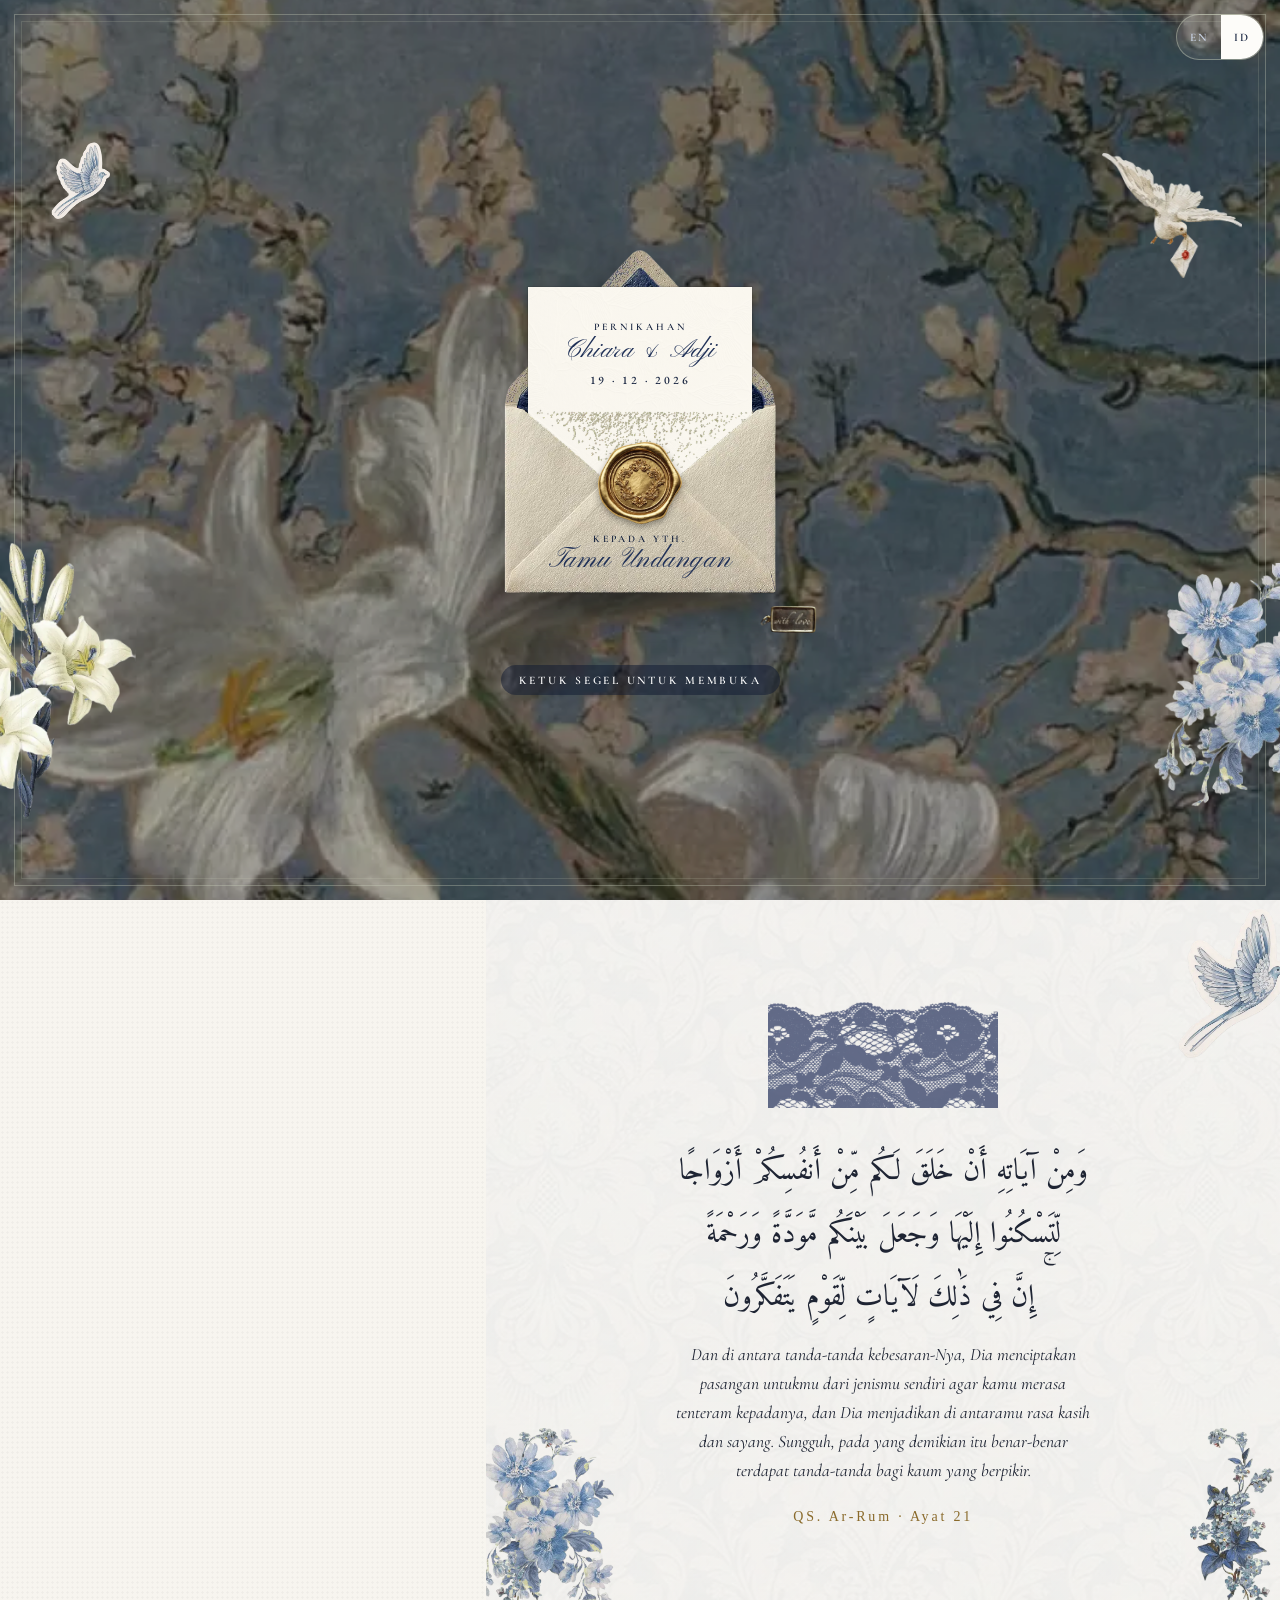
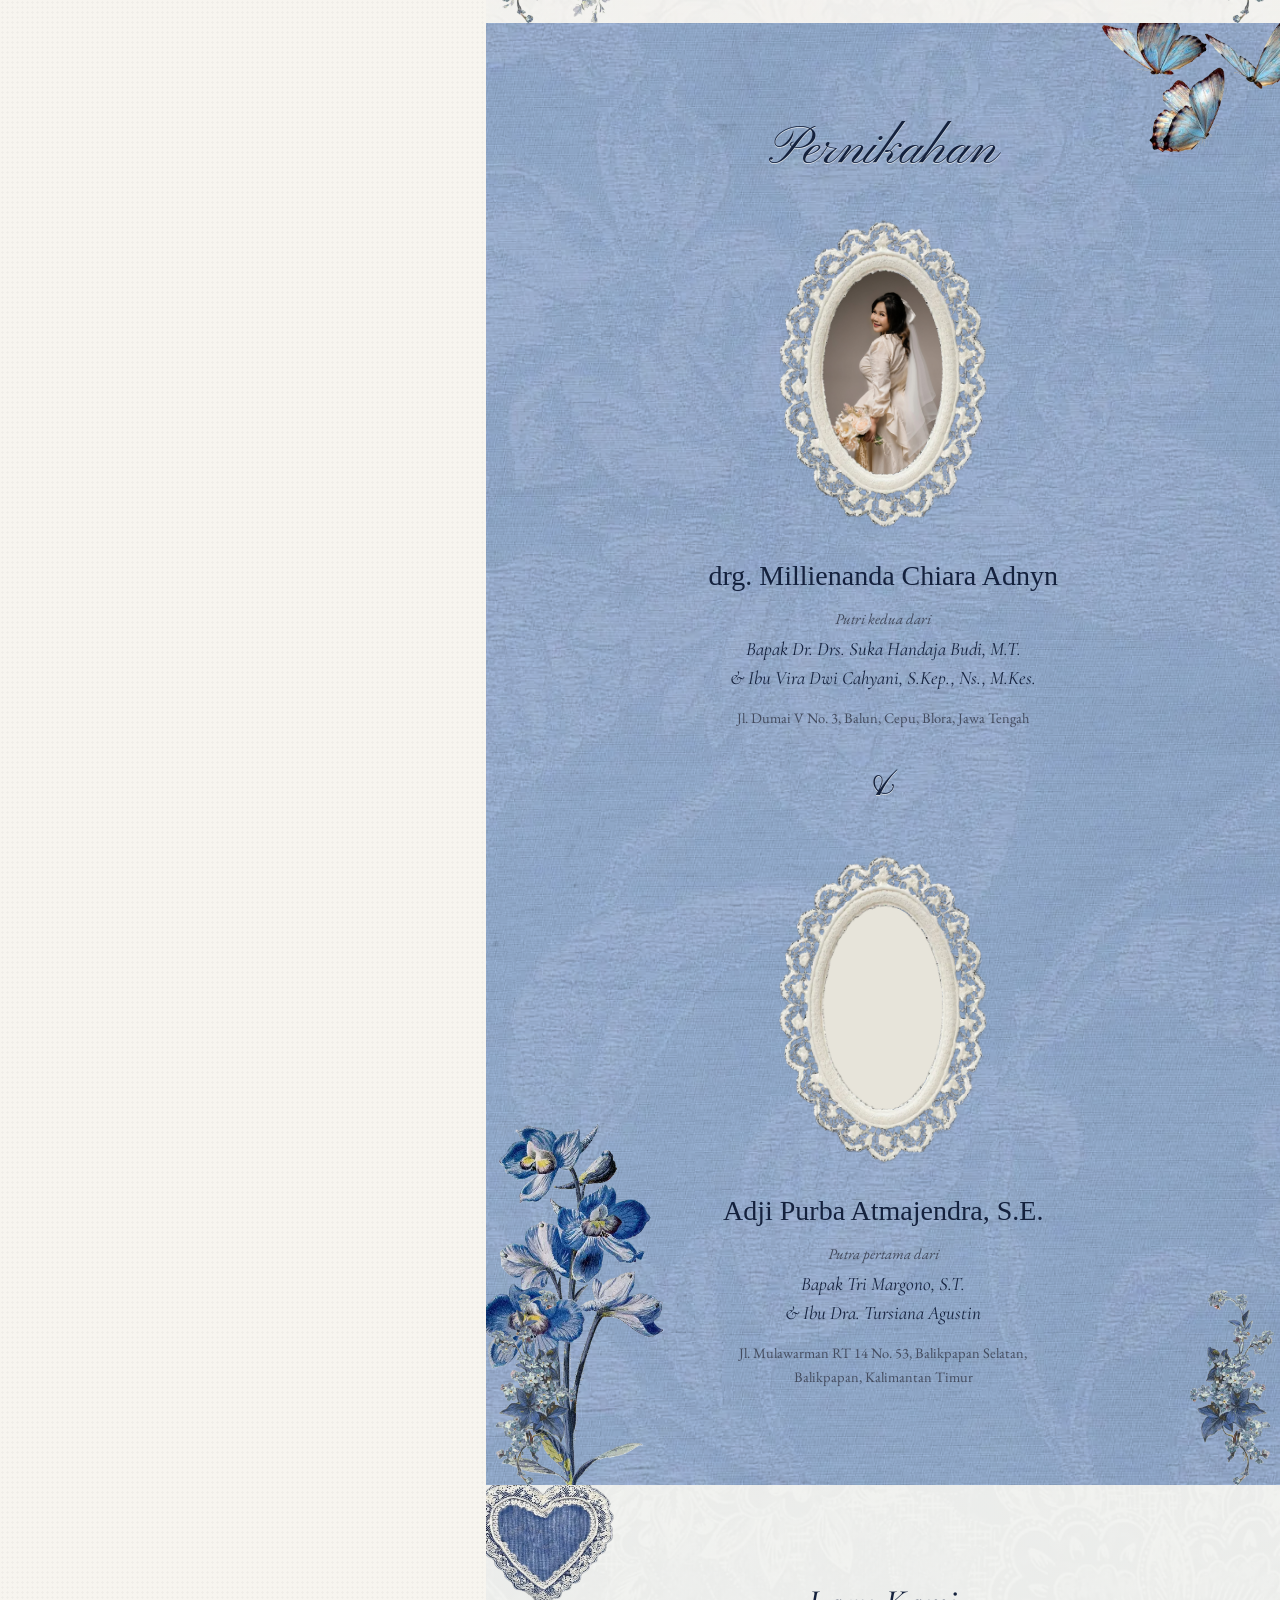
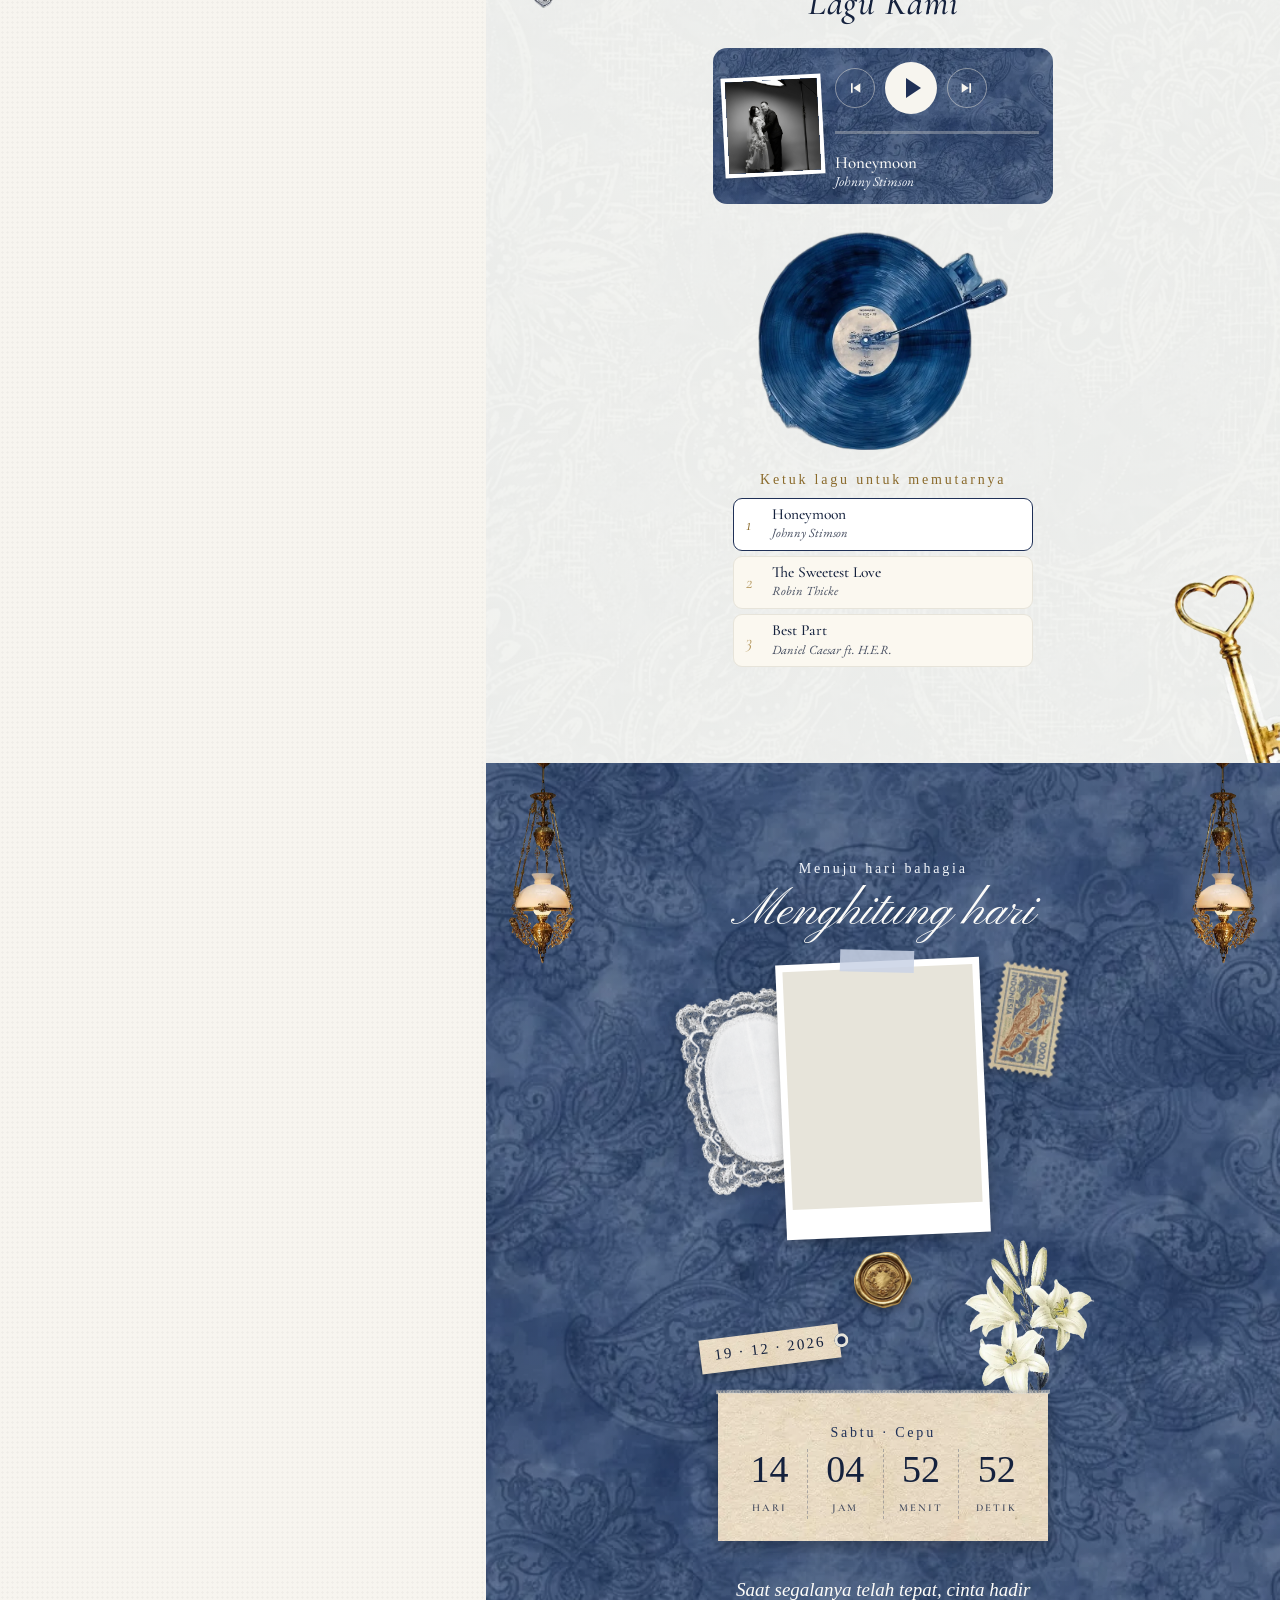
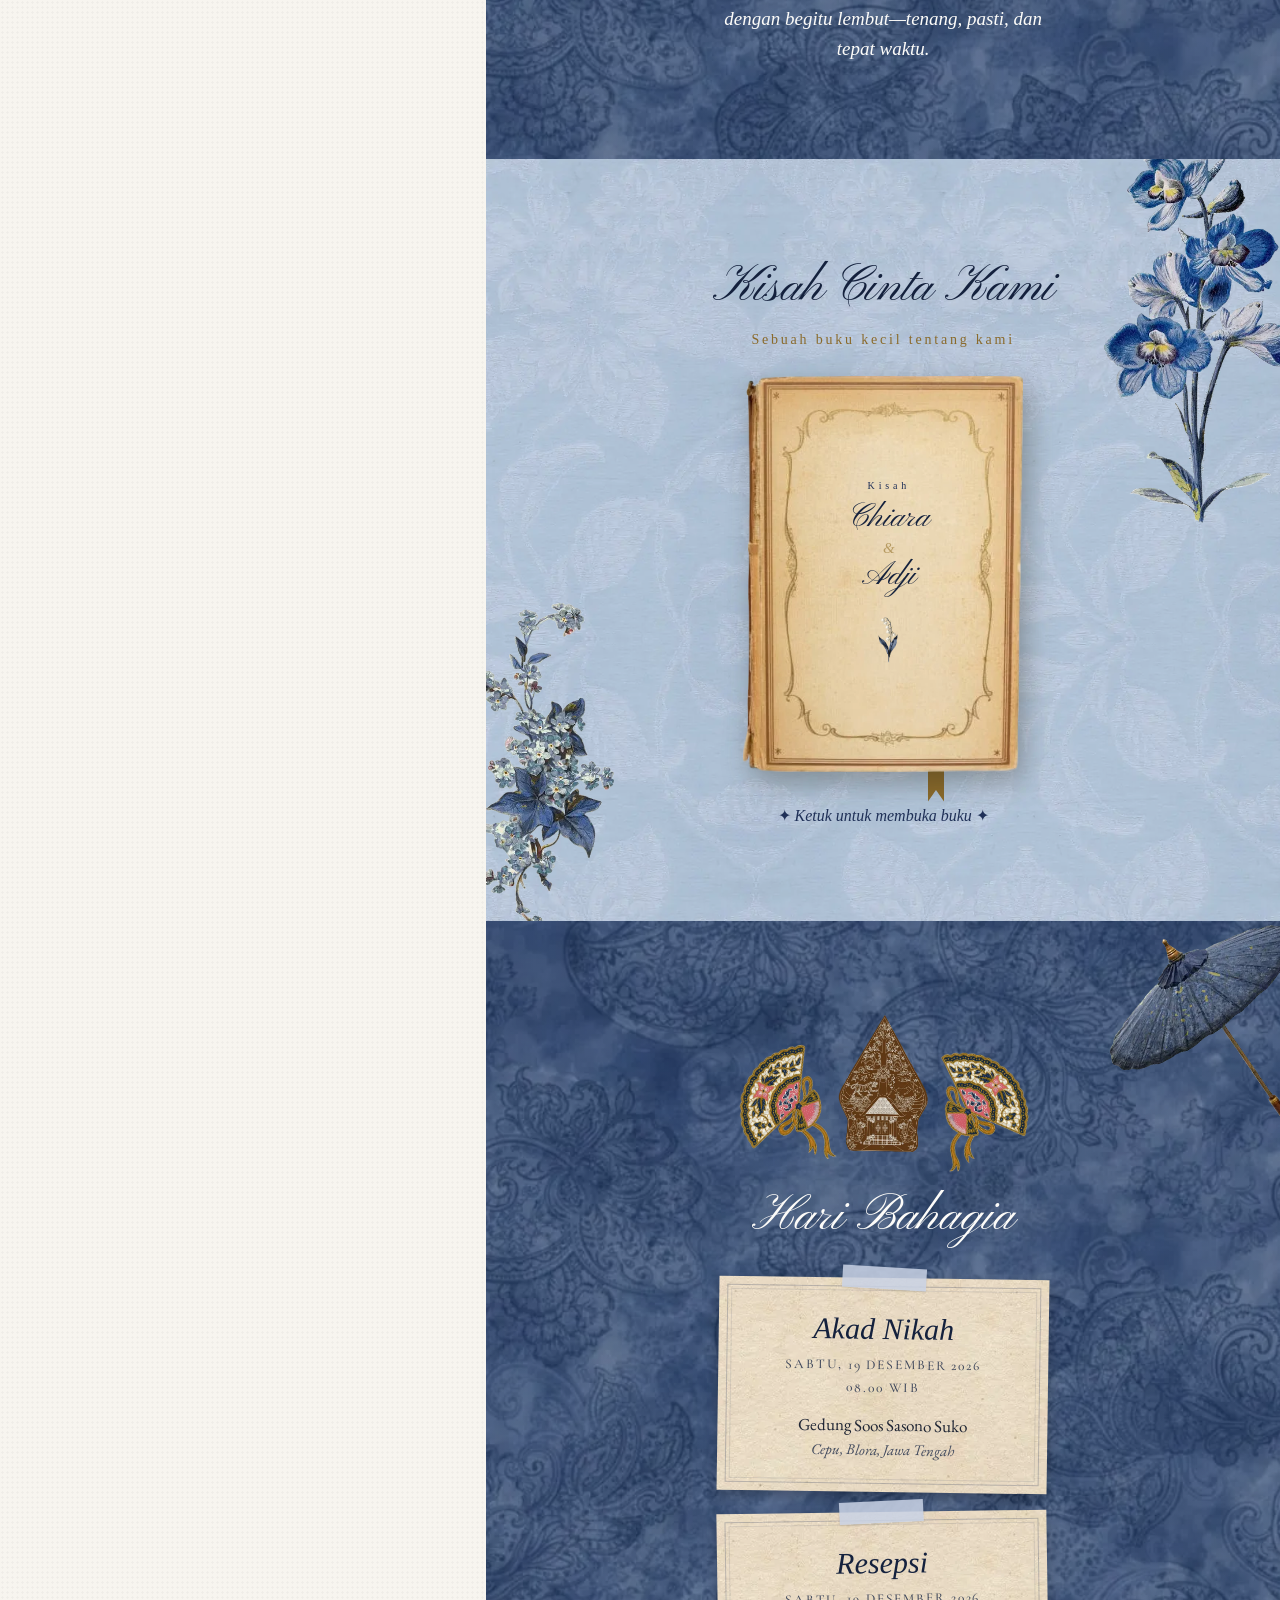
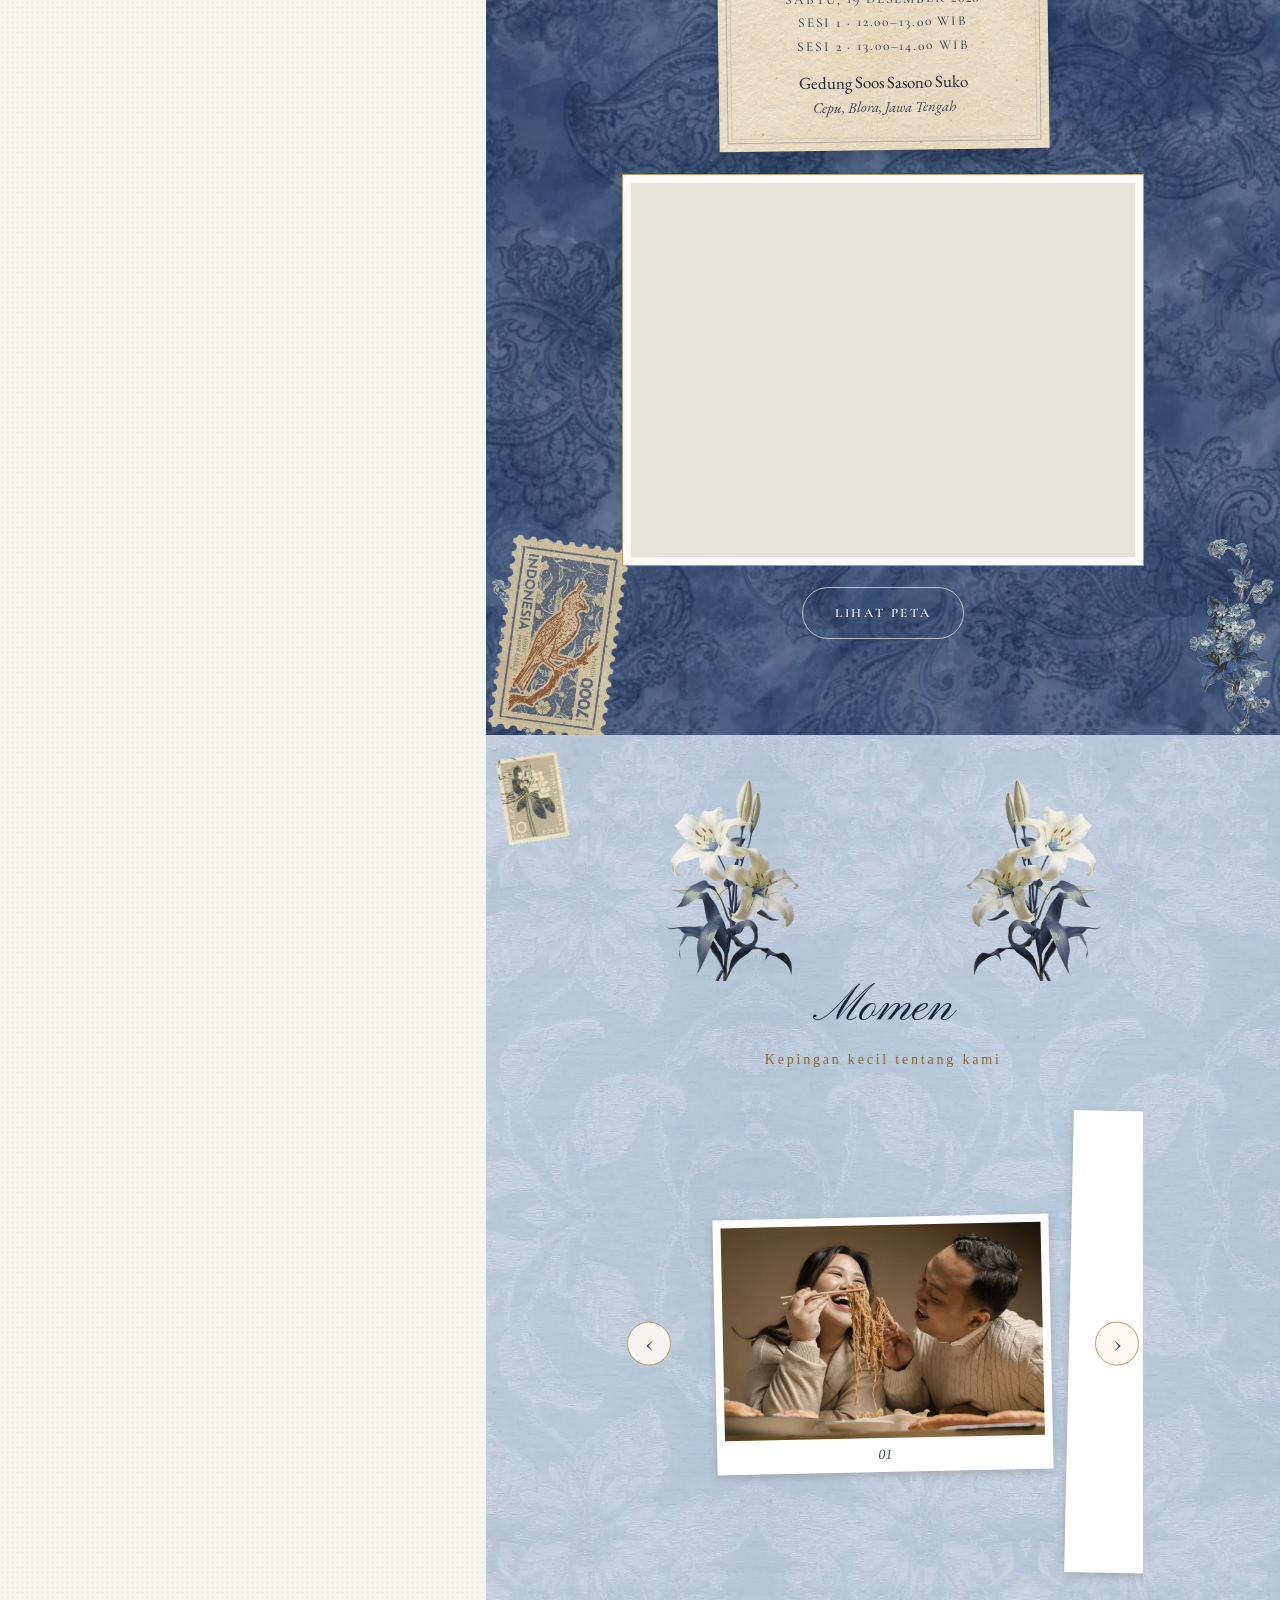
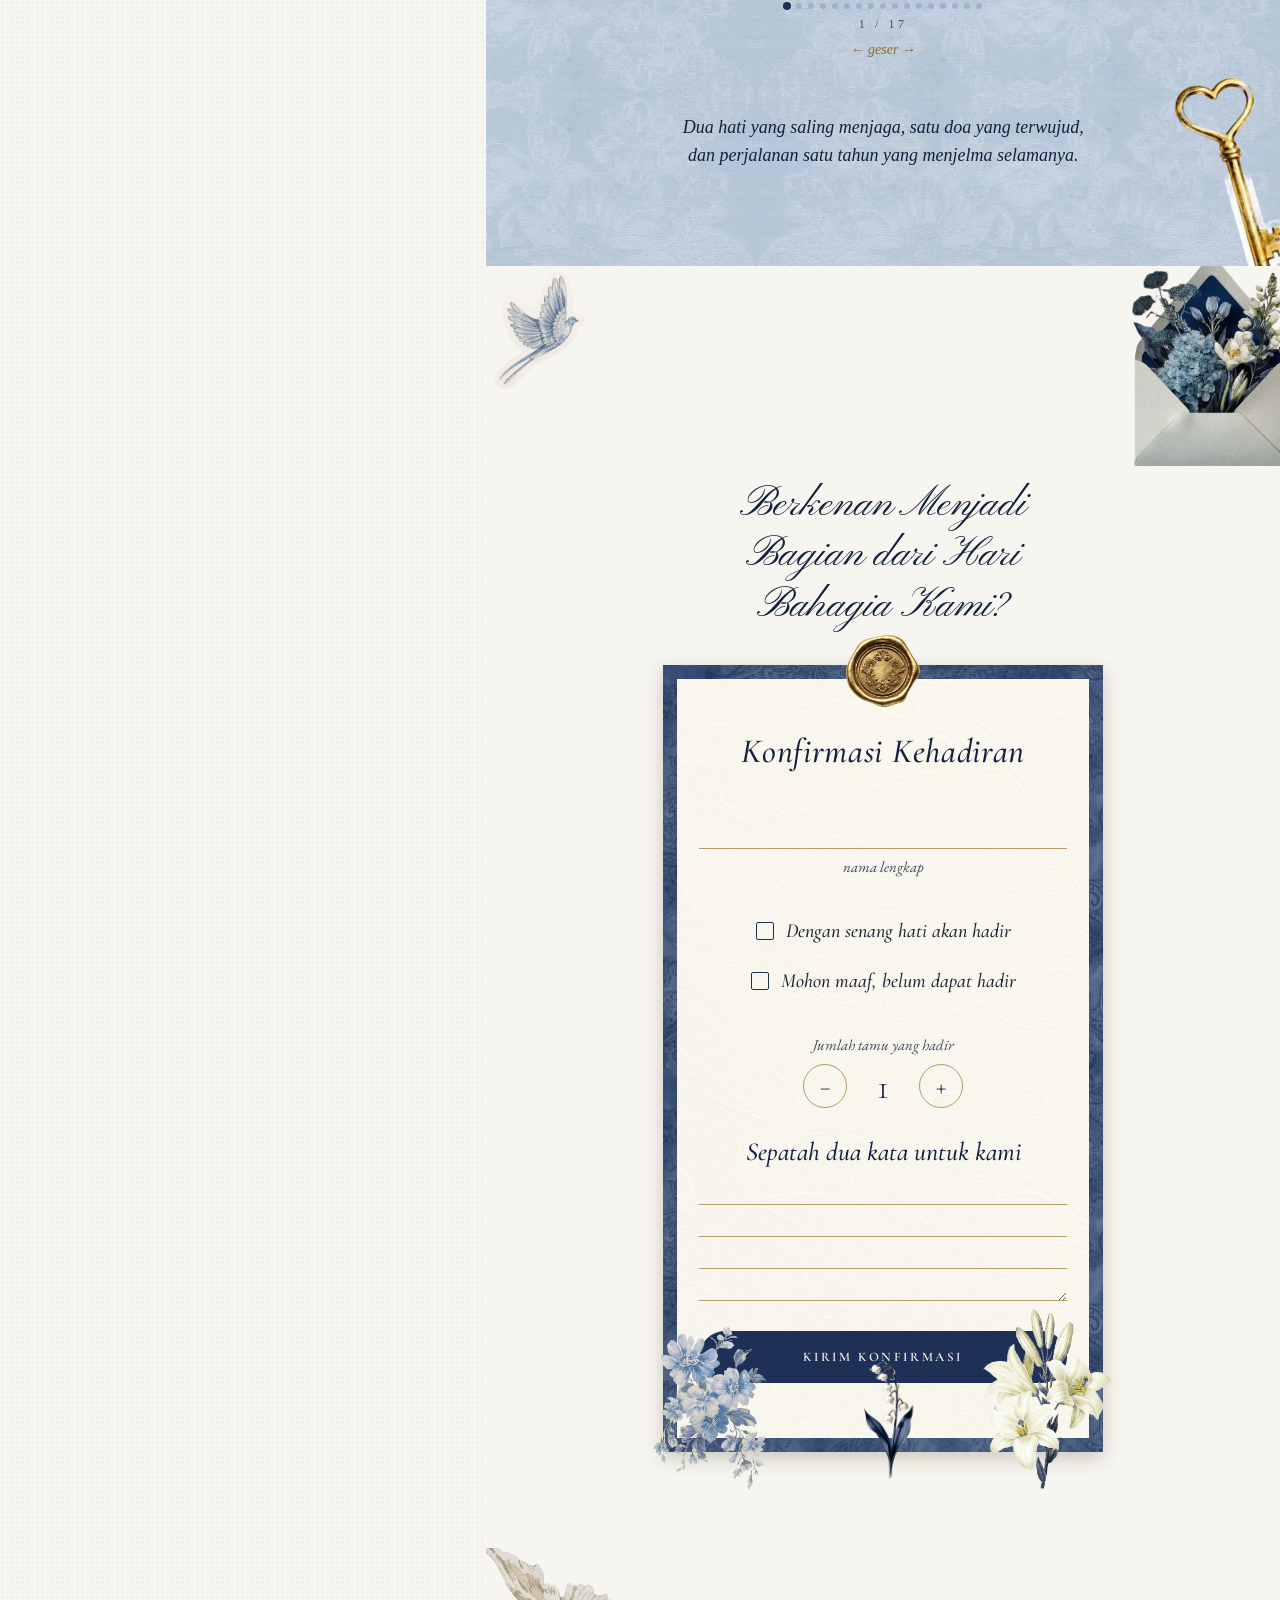
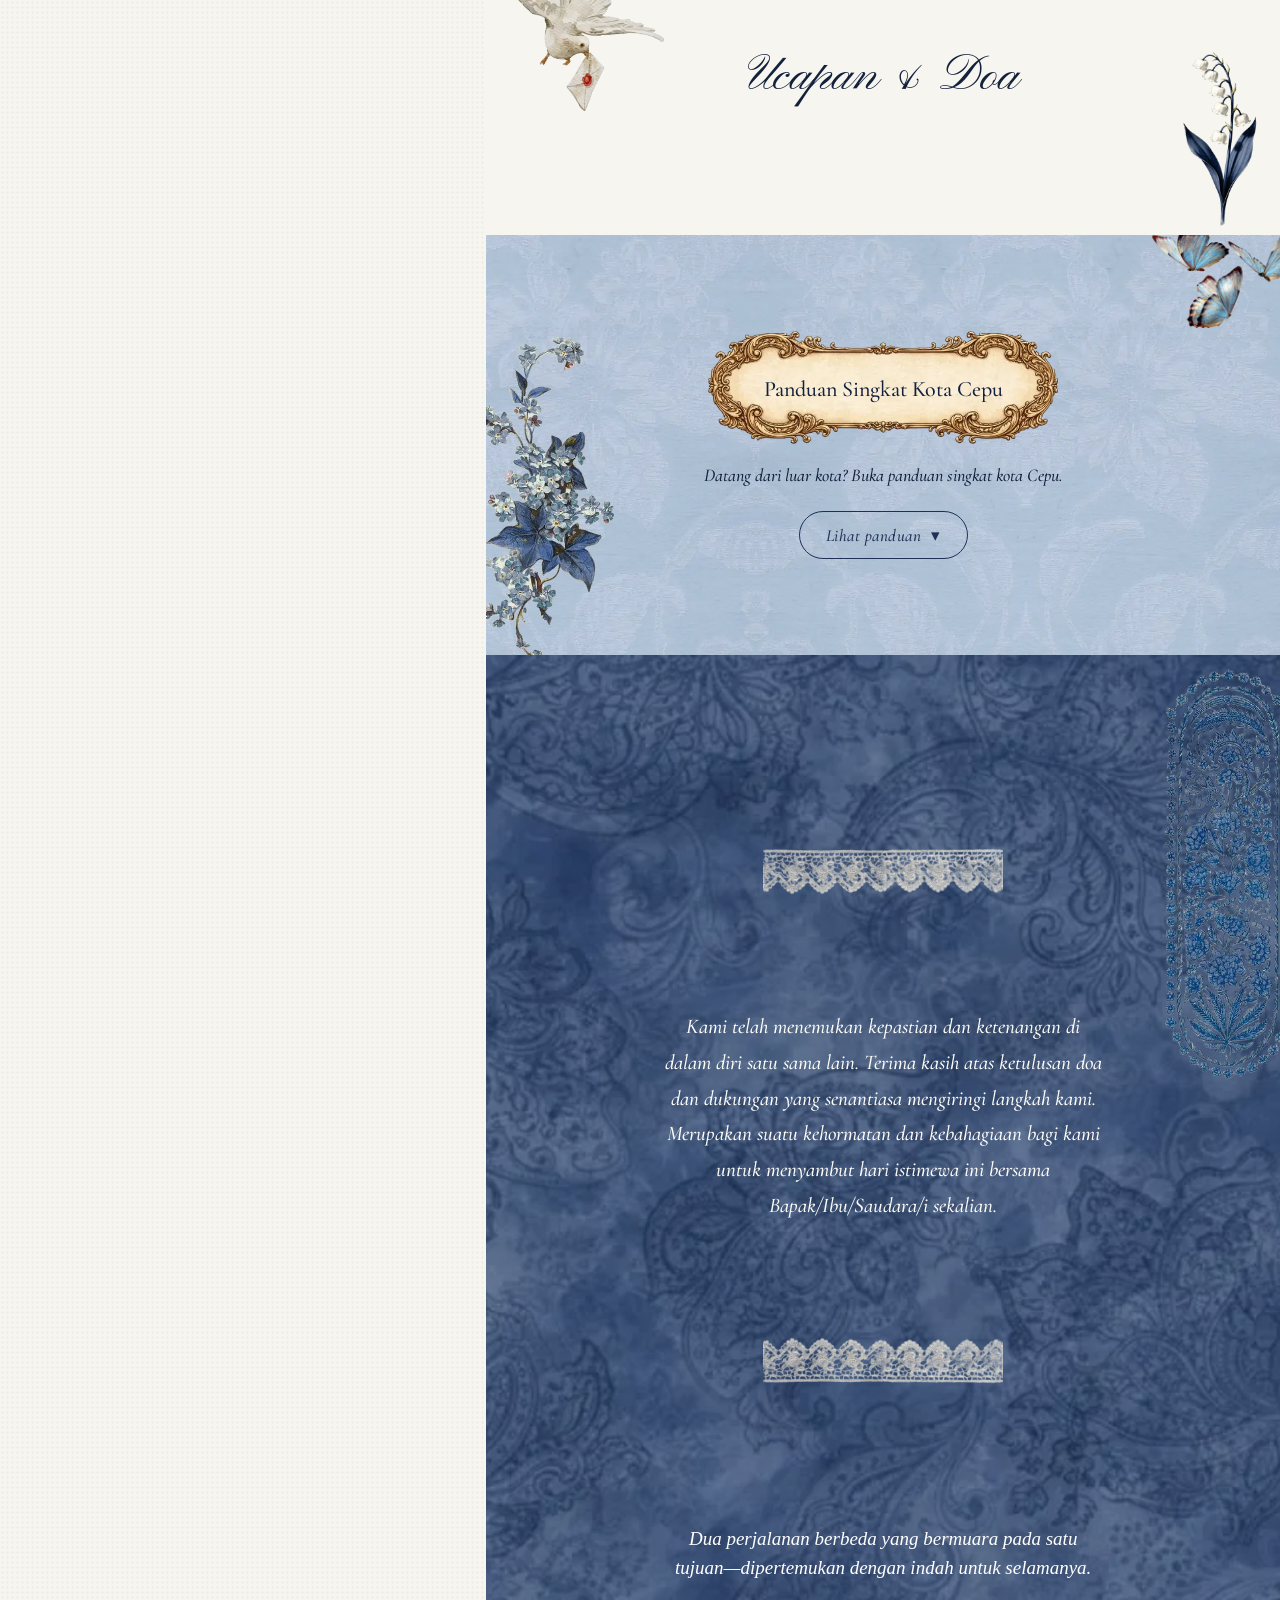
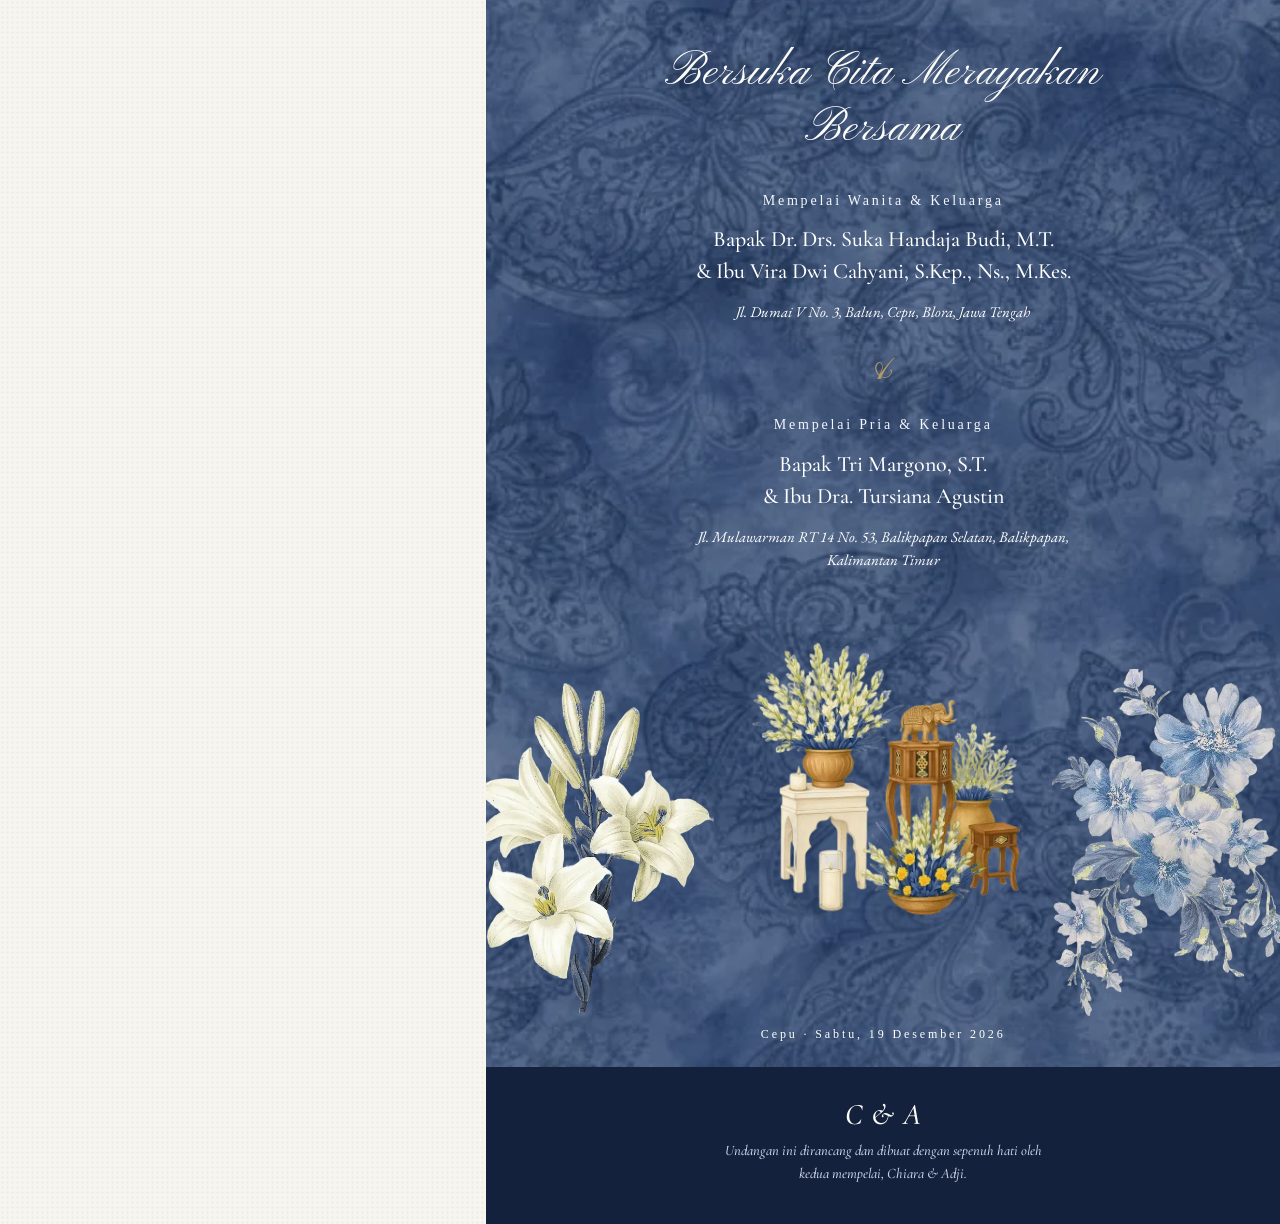
<file: index.html>
﻿<!DOCTYPE html>
<html lang="id">
<head>
<meta charset="utf-8">
<meta name="viewport" content="width=device-width, initial-scale=1, viewport-fit=cover">
<title>Chiara &amp; Adji · Undangan Pernikahan</title>
<meta name="description" content="Chiara and Adji invite you to celebrate their wedding. Saturday, 19 December 2026, Cepu.">
<meta name="theme-color" content="#1f3057">
<meta property="og:type" content="website">
<meta property="og:title" content="The Wedding of Chiara &amp; Adji">
<meta property="og:description" content="Menjadi sebuah kebahagiaan bagi kami untuk mengundang Bapak/Ibu/Saudara/i di hari bahagia kami. Sabtu, 19 Desember 2026 · Cepu">
<meta property="og:image" content="https://weddingofchiaradji.web.id/assets/og-image-portrait.jpg">
<meta property="og:image:type" content="image/jpeg">
<meta property="og:image:width" content="1173">
<meta property="og:image:height" content="1800">
<meta property="og:url" content="https://weddingofchiaradji.web.id/">
<meta name="twitter:card" content="summary_large_image">
<link rel="icon" href="assets/favicon.svg" type="image/svg+xml">
<link rel="preconnect" href="https://fonts.googleapis.com">
<link rel="preconnect" href="https://fonts.gstatic.com" crossorigin>
<link href="https://fonts.googleapis.com/css2?family=Cormorant+Garamond:ital,wght@0,300;0,400;0,500;0,600;1,300;1,400;1,500&family=EB+Garamond:ital,wght@0,400;0,500;1,400&family=Pinyon+Script&family=IM+Fell+English:ital@0;1&family=IM+Fell+English+SC&family=Amiri+Quran&display=swap" rel="stylesheet">
<link rel="stylesheet" href="css/styles.css?v=21">
</head>
<body class="locked">
<a class="skip" href="#main">Skip to content</a>

<!-- 1. Opening envelope -->
<section id="opening" class="opening dark" aria-label="Invitation envelope">
  <div class="deco" id="deco" aria-hidden="true"></div>
  <div id="lang-open"></div>
  <div class="env2" id="envelope">
    <img class="e-back" src="assets/art/env-back.webp" alt="" onerror="this.style.display='none'">
    <div class="e-card"><p class="eyebrow" id="open-wo"></p><p class="script" id="open-invite"></p><p class="meta e-date" id="open-date"></p></div>
    <img class="e-front" src="assets/art/env-front.webp" alt="" onerror="this.style.display='none'">
    <div class="e-to"><p class="eyebrow" id="open-to"></p><p class="script" id="open-guest"></p></div>
    <button class="seal" id="seal" type="button" aria-label="Open invitation"><img src="assets/art/seal.webp" alt="" onerror="this.style.display='none'"><span id="seal-mono"></span></button>
    <img class="env-tag" src="assets/art/tag.webp" alt="" onerror="this.style.display='none'">
  </div>
  <p class="hint" id="open-hint"></p>
</section>

<!-- Desktop-only side panel (hidden on phones) -->
<aside class="side dark" aria-hidden="true"><div class="side-in" data-parallax></div></aside>

<header class="topbar" id="topbar"><span id="lang-top"></span><a href="#rsvp">RSVP</a></header>
<main id="main"><noscript><p style="padding:2rem">Please enable JavaScript to view this invitation.</p></noscript></main>

<button class="music" id="music" type="button" aria-pressed="false" aria-label="Play music" hidden>
  <span class="bars" aria-hidden="true"><i></i><i></i><i></i></span>
</button>
<dialog class="lightbox" id="lightbox" aria-label="Photo viewer">
  <button class="lb-x" aria-label="Close">×</button>
  <button class="lb-n lb-prev" aria-label="Previous photo">‹</button>
  <img alt=""><button class="lb-n lb-next" aria-label="Next photo">›</button>
</dialog>
<div class="toast" id="toast" role="status" aria-live="polite"></div>

<script src="data/content.js?v=21"></script>
<script src="js/art.js?v=20"></script>
<script src="js/app.js?v=21"></script>
</body>
</html>
</file>
<file: css/styles.css>
/* ---------- Tokens: change colours/fonts here ---------- */
:root{
  --ivory:#F5EFE3;--paper:#FBF8F0;--linen:#E9E0CD;--moss:#56603F;--forest:#3A4430;
  --sage:#8B9871;--mist:#CBD1BC;--ink:#2D2A24;--ink-soft:#5F5A4D;--claret:#702B32;--err:#A4513F;
  --f-disp:"Cormorant Garamond",Georgia,serif;--f-body:"EB Garamond",Georgia,serif;--f-script:"Pinyon Script","Snell Roundhand",cursive;
  --ease:cubic-bezier(.22,.61,.36,1);--col:520px;
}
*{box-sizing:border-box;margin:0}
html{scroll-behavior:smooth;-webkit-text-size-adjust:100%}
body{background:var(--ivory);color:var(--ink);font:17px/1.65 var(--f-body);
  background-image:radial-gradient(rgba(45,42,36,.035) 1px,transparent 1.2px);background-size:5px 5px}
body.locked{overflow:hidden}
img{max-width:100%;display:block}
:focus-visible{outline:2px solid var(--claret);outline-offset:3px}
.skip{position:absolute;left:-999px}.skip:focus{left:8px;top:8px;z-index:99;background:var(--paper);padding:8px}

/* ---------- Type ---------- */
.eyebrow{font:600 12.5px/1.4 var(--f-disp);letter-spacing:.28em;text-transform:uppercase;color:var(--moss)}
.script{font:400 clamp(32px,9vw,42px)/1.2 var(--f-script);color:var(--moss)}
h1,h2,h3{font-family:var(--f-disp);font-weight:400;color:var(--forest)}
h1{font-weight:300;font-size:clamp(38px,11vw,64px);letter-spacing:.16em;text-transform:uppercase;line-height:1.15}
h2{font-size:clamp(28px,7vw,34px);margin:.3em 0 .6em}
h3{font-size:26px;font-weight:500}
.amp{display:block;font:400 clamp(44px,12vw,72px)/1 var(--f-script);color:var(--claret);margin:.1em 0}
.meta{font-size:14px;letter-spacing:.14em;text-transform:uppercase;color:var(--ink-soft)}
.cap{font-style:italic;font-size:15px;color:var(--ink-soft)}

/* ---------- Layout ---------- */
section.sec{padding:96px 24px;text-align:center;position:relative}
.wrap{max-width:var(--col);margin:0 auto}
.dark{background:var(--moss);color:var(--ivory)}
.dark h2,.dark h3{color:var(--paper)}.dark .eyebrow,.dark .script,.dark .meta,.dark .cap{color:var(--mist)}
.rule{border:0;height:1px;background:var(--sage);width:64px;margin:28px auto;position:relative;transform-origin:center}
.rule::after{content:"✦";position:absolute;left:50%;top:50%;transform:translate(-50%,-52%);background:var(--ivory);color:var(--sage);font-size:10px;padding:0 8px}
.dark .rule::after{background:var(--moss)}
.quote{margin:56px auto 0;max-width:420px;font:italic 21px/1.5 var(--f-disp);color:var(--forest)}
.dark .quote{color:var(--paper)}.quote cite{display:block;margin-top:8px;font:normal 13px var(--f-body);letter-spacing:.14em;text-transform:uppercase;color:var(--ink-soft)}
.arch{border-radius:999px 999px 0 0;overflow:hidden}
.card{background:var(--paper);color:var(--ink);padding:32px 24px;position:relative;box-shadow:0 1px 0 var(--linen)}
.card::before{content:"";position:absolute;inset:10px;border:1px solid var(--sage);opacity:.55;pointer-events:none}
.card h3{color:var(--forest)}.card .meta{color:var(--ink-soft)}

/* ---------- Opening ---------- */
.opening{position:fixed;inset:0;z-index:50;display:grid;place-items:center;text-align:center;padding:24px;
  background:var(--ivory);transition:transform .9s var(--ease),opacity .9s var(--ease);height:100dvh}
.opening.gone{transform:translateY(-100%);opacity:0;pointer-events:none}
.env{max-width:340px;padding:56px 28px 40px;background:var(--paper);border:1px solid var(--linen);position:relative;
  clip-path:polygon(0 0,50% 12%,100% 0,100% 100%,0 100%)}
.env .eyebrow{margin-top:36px}
.open-invite{font-style:italic;color:var(--ink-soft);margin:6px 0 26px;font-size:16px}
.seal{width:76px;height:76px;border-radius:50%;border:0;cursor:pointer;background:var(--moss);color:var(--ivory);
  font:500 17px var(--f-disp);letter-spacing:.06em;box-shadow:inset 0 0 0 4px rgba(245,239,227,.18),0 2px 0 var(--forest);
  animation:breathe 3s ease-in-out infinite;transition:background .25s}
.seal:hover{background:var(--forest)}
.hint{margin-top:18px;font:600 11.5px var(--f-disp);letter-spacing:.24em;text-transform:uppercase;color:var(--ink-soft)}
@keyframes breathe{50%{transform:scale(1.03)}}

/* ---------- Hero ---------- */
.hero{min-height:100dvh;display:grid;place-items:center;background:var(--paper);overflow:hidden}
.hero .bg{position:absolute;inset:-6% 0;opacity:.9;will-change:transform;
  background:linear-gradient(var(--mist),transparent) top/100% 38% no-repeat;opacity:.35}
.hero .wrap{position:relative}
.joglo{width:min(280px,70vw);margin:0 auto 28px;stroke:var(--sage);stroke-width:1.25;fill:none;stroke-linecap:round;stroke-linejoin:round}
.joglo path{stroke-dasharray:1;stroke-dashoffset:1;animation:draw 2s var(--ease) .3s forwards}
@keyframes draw{to{stroke-dashoffset:0}}
.hero .date{margin-top:24px}

/* ---------- Countdown ---------- */
.count{display:flex;justify-content:center;gap:0;margin-top:20px}
.count div{padding:0 18px;border-left:1px solid var(--sage)}.count div:first-child{border:0}
.count b{display:block;font:300 clamp(36px,10vw,48px)/1 var(--f-disp);color:var(--paper)}
.count span{font:600 11px var(--f-disp);letter-spacing:.22em;text-transform:uppercase;color:var(--mist)}

/* ---------- Story ---------- */
.tl{position:relative;text-align:left;margin-top:40px;padding-left:36px}
.tl::before{content:"";position:absolute;left:7px;top:6px;bottom:6px;width:1px;background:var(--sage)}
.tl article{position:relative;padding-bottom:44px}
.tl article::before{content:"";position:absolute;left:-34px;top:8px;width:11px;height:11px;border-radius:50%;background:var(--ivory);border:1px solid var(--moss)}
.tl .arch{margin:14px 0 0;max-width:220px;aspect-ratio:4/5}.tl img{width:100%;height:100%;object-fit:cover}

/* ---------- Events ---------- */
.ev{margin-top:32px}.ev+.ev{margin-top:20px}
.ev .meta{margin:4px 0}.ev p{margin-top:10px}
.btn{display:inline-flex;align-items:center;justify-content:center;min-height:52px;padding:0 32px;border-radius:999px;
  border:1px solid var(--moss);background:var(--moss);color:var(--ivory);font:600 13px var(--f-disp);letter-spacing:.2em;
  text-transform:uppercase;text-decoration:none;cursor:pointer;transition:background .25s,color .25s}
.btn:hover{background:var(--forest)}
.btn.ghost{background:transparent;color:var(--moss)}.btn.ghost:hover{background:var(--moss);color:var(--ivory)}
.card .btn{margin-top:20px}
.link{font:600 12.5px var(--f-disp);letter-spacing:.2em;text-transform:uppercase;color:var(--moss);background:none;border:0;cursor:pointer;
  text-decoration:underline;text-underline-offset:5px;padding:12px 4px}

/* ---------- Gallery ---------- */
.grid{display:grid;grid-template-columns:repeat(2,1fr);gap:12px;margin-top:32px;max-width:720px;margin-inline:auto}
.grid button{border:8px solid var(--paper);outline:1px solid var(--linen);background:var(--linen);padding:0;cursor:zoom-in;aspect-ratio:4/5;overflow:hidden}
.grid button:nth-child(3n+1){border-radius:999px 999px 0 0}
.grid img,.ph{width:100%;height:100%;object-fit:cover;transition:transform .8s var(--ease),opacity .6s}
.grid button:hover img{transform:scale(1.03)}
.ph{display:grid;place-items:center;font:italic 14px var(--f-body);color:var(--ink-soft);padding:8px}
@media(min-width:700px){.grid{grid-template-columns:repeat(3,1fr);gap:18px}}
.lightbox{border:0;background:rgba(30,32,22,.94);max-width:100vw;max-height:100dvh;width:100%;height:100%;padding:0;color:#fff}
.lightbox[open]{display:grid;place-items:center}
.lightbox::backdrop{background:transparent}
.lightbox img{max-width:92vw;max-height:84dvh;object-fit:contain;transition:opacity .3s}
.lb-x,.lb-n{position:absolute;background:none;border:0;color:var(--ivory);font:300 40px var(--f-disp);cursor:pointer;min-width:48px;min-height:48px}
.lb-x{top:8px;right:8px}.lb-prev{left:4px}.lb-next{right:4px}.lb-n{top:50%;transform:translateY(-50%)}

/* ---------- Forms ---------- */
form{text-align:left;max-width:420px;margin:32px auto 0}
label,legend{display:block;font:600 12px var(--f-disp);letter-spacing:.24em;text-transform:uppercase;color:var(--moss);margin-top:26px}
input[type=text],input[type=number],textarea,select{width:100%;font:17px var(--f-body);color:var(--ink);background:transparent;
  border:0;border-bottom:1px solid var(--sage);padding:10px 0;border-radius:0;min-height:48px}
textarea{resize:vertical;min-height:96px}
fieldset{border:0;padding:0}
.radio{display:flex;align-items:center;gap:12px;min-height:48px;cursor:pointer;text-transform:none;letter-spacing:0;font:17px var(--f-body);color:var(--ink);margin:0}
.radio input{appearance:none;width:18px;height:18px;border:1px solid var(--moss);border-radius:50%;display:grid;place-items:center;flex:none}
.radio input::after{content:"";width:8px;height:8px;border-radius:50%;background:var(--moss);transform:scale(0);transition:transform .2s}
.radio input:checked::after{transform:scale(1)}
.hp{position:absolute;left:-9999px}
form .btn{margin-top:32px;width:100%}
.msg{margin-top:18px;text-align:center;min-height:1.5em}.msg.err{color:var(--err)}
.thanks{font:400 34px var(--f-script);color:var(--moss);text-align:center;padding:24px 0}

/* ---------- Gifts / registry / wishes ---------- */
.cards{display:grid;gap:20px;margin-top:32px}
.acct{font:500 24px var(--f-disp);letter-spacing:.06em;margin:8px 0 2px;color:var(--forest);word-break:break-all}
.qr{width:180px;height:180px;margin:12px auto;object-fit:contain;background:#fff;padding:8px}
.wish{background:var(--paper);border:1px solid var(--linen);padding:20px;text-align:left}
.wish b{font:600 12px var(--f-disp);letter-spacing:.2em;text-transform:uppercase;color:var(--moss)}
.wish p{font-style:italic;margin-top:6px}
.wishes{display:grid;gap:14px;margin-top:32px;max-height:420px;overflow:auto}

/* ---------- Chrome ---------- */
.topbar{position:fixed;top:0;right:0;z-index:20;padding:calc(10px + env(safe-area-inset-top)) 18px 0}
.topbar a{font:600 12px var(--f-disp);letter-spacing:.22em;color:var(--moss);text-decoration:none;background:var(--paper);padding:12px 16px;border:1px solid var(--linen);border-radius:999px;display:inline-block}
.music{position:fixed;right:16px;bottom:calc(16px + env(safe-area-inset-bottom));z-index:30;width:48px;height:48px;border-radius:50%;
  border:1px solid var(--moss);background:var(--paper);cursor:pointer}
.bars{display:flex;gap:3px;align-items:flex-end;justify-content:center;height:16px}
.bars i{width:2px;height:6px;background:var(--moss)}
.music.on .bars i{animation:eq 1s ease-in-out infinite}.music.on .bars i:nth-child(2){animation-delay:.2s}.music.on .bars i:nth-child(3){animation-delay:.4s}
@keyframes eq{50%{height:16px}}
.toast{position:fixed;left:50%;bottom:84px;transform:translate(-50%,20px);background:var(--forest);color:var(--ivory);padding:10px 20px;border-radius:999px;opacity:0;transition:.3s;z-index:60;pointer-events:none;font-size:15px}
.toast.show{opacity:1;transform:translate(-50%,0)}

/* ---------- Reveal motion ---------- */
.rv{opacity:0;transform:translateY(12px);transition:opacity .7s var(--ease),transform .7s var(--ease)}
.rv.in{opacity:1;transform:none}
@media(prefers-reduced-motion:reduce){
  *,*::before,*::after{animation:none!important;transition-duration:.01ms!important;scroll-behavior:auto!important}
  .rv{opacity:1;transform:none}.joglo path{stroke-dashoffset:0}
}

/* ===== v2: envelope, illustrations ===== */
.opening{background:var(--moss);flex-direction:column;gap:28px;align-content:center}
.opening .hint{color:var(--mist);margin:0}
.envelope{position:relative;width:min(340px,86vw);aspect-ratio:3/2;perspective:900px;margin:0 auto}
.envelope::before{content:"";position:absolute;inset:0;background:var(--linen)}
.env-card{position:absolute;left:7%;right:7%;top:7%;bottom:7%;background:var(--paper);z-index:1;display:grid;place-content:center;gap:2px;
  border:1px solid var(--sage);transition:transform 1s var(--ease) .55s}
.env-card .script{font-size:30px}
.env-front{position:absolute;inset:0;z-index:2;background:var(--paper);clip-path:polygon(0 0,50% 56%,100% 0,100% 100%,0 100%);
  display:grid;align-content:end;justify-items:center;padding-bottom:9%;box-shadow:inset 0 -1px 0 var(--linen)}
.env-front .script{font-size:30px}
.flap{position:absolute;left:0;right:0;top:0;height:58%;z-index:3;background:#EFE7D4;clip-path:polygon(0 0,100% 0,50% 100%);
  transform-origin:top;transition:transform .8s var(--ease),z-index 0s .4s}
.seal{position:absolute;left:50%;top:50%;z-index:4;margin:-38px 0 0 -38px;transition:opacity .4s}
.opened .flap{transform:rotateX(180deg);z-index:0}
.opened .env-card{transform:translateY(-62%)}
.opened .seal{opacity:0;animation:none}
.art{display:block;overflow:visible}
.art *{fill:none;stroke:var(--sage);stroke-width:1.25;stroke-linecap:round;stroke-linejoin:round}
.art .f{fill:var(--paper)}.art .l{fill:var(--mist);fill-opacity:.55}
.dark .art *{stroke:var(--mist)}.dark .art .f{fill:var(--moss)}.dark .art .l{fill:var(--forest)}
.scene{width:min(440px,92vw);margin:0 auto 24px}
.draw path{stroke-dasharray:1;stroke-dashoffset:1;animation:draw 1.6s var(--ease) .3s forwards}
.sec{overflow:hidden}
.corner{position:absolute;bottom:0;width:84px;opacity:.55;pointer-events:none;transform-origin:bottom center}
.corner.l{left:6px}.corner.r{right:6px;transform:scaleX(-1)}
.hero .corner{width:110px}
.divider{width:120px;margin:28px auto}
.wrap{position:relative;z-index:1}
@media(prefers-reduced-motion:reduce){.draw path{stroke-dashoffset:0}.env-card,.flap{transition:none}}

/* ===== v3: photos ===== */
.hero .scene{width:min(260px,70vw);margin-bottom:12px}
.hero-photo{width:min(260px,70vw);aspect-ratio:4/5;margin:28px auto 0;border:8px solid var(--paper);outline:1px solid var(--sage)}
.arch img,.grid img{width:100%;height:100%;object-fit:cover;filter:saturate(.88) sepia(.1)}

/* ===== v4: venue map ===== */
.map{margin-top:24px;aspect-ratio:4/3;border:8px solid var(--paper);outline:1px solid var(--sage);background:var(--linen)}
.map iframe{width:100%;height:100%;border:0;display:block;filter:sepia(.25) saturate(.75)}

/* ===== v5: decorative redesign ===== */
[hidden]{display:none!important}
.sr{position:absolute;left:-9999px}
.dark{background-image:repeating-linear-gradient(0deg,rgba(0,0,0,.06) 0 1px,transparent 1px 3px),repeating-linear-gradient(90deg,rgba(255,255,255,.035) 0 1px,transparent 1px 3px)}
/* envelope: seal no longer covers the greeting */
.envelope{aspect-ratio:5/4}
.flap{height:56%}
.env-front{clip-path:polygon(0 0,50% 56%,100% 0,100% 100%,0 100%);padding-bottom:7%}
.env-front .eyebrow{font-size:11px}.env-front .script{font-size:28px;line-height:1.1}
.seal{top:56%;width:64px;height:64px;margin:-32px 0 0 -32px;font-size:15px}
/* hero collage */
.hero{padding-top:72px;background:var(--paper)}
.janur{position:absolute;top:5%;width:clamp(110px,30vw,190px);mix-blend-mode:multiply;pointer-events:none}
.janur.l{left:-8px}.janur.r{right:-8px;transform:scaleX(-1)}
.lace-frame{position:relative;width:min(300px,76vw);aspect-ratio:300/380;margin:32px auto 0}
.lace-frame>svg{position:absolute;inset:0;width:100%;height:100%;filter:drop-shadow(0 2px 3px rgba(60,50,30,.2))}
.lace-frame .oval{position:absolute;left:16%;top:12.6%;width:68%;height:74.7%;border-radius:50%;overflow:hidden;background:var(--linen)}
.oval img{width:100%;height:100%;object-fit:cover;filter:saturate(.88) sepia(.1)}
.pol,.pol-s{background:#fff;padding:5px 5px 20px;box-shadow:0 2px 7px rgba(60,50,30,.25);margin:0;position:absolute}
.pol{width:33%}.pol.p1{left:-14%;bottom:5%;transform:rotate(-8deg)}.pol.p2{right:-14%;top:7%;transform:rotate(7deg)}
.pol img,.pol-s img{width:100%;aspect-ratio:1;object-fit:cover;display:block;filter:saturate(.88) sepia(.1)}
.pol-s{position:relative;display:block;width:min(230px,70%);padding:8px 8px 28px;margin-top:16px;transform:rotate(-2deg)}
.pol-s img{aspect-ratio:4/5}
.pol-s::before{content:"";position:absolute;top:-10px;left:50%;width:70px;height:20px;margin-left:-35px;background:rgba(203,209,188,.75);transform:rotate(-3deg)}
.grid button:nth-child(n){border:8px solid #fff;border-bottom-width:28px;border-radius:0;outline:0;background:#fff;box-shadow:0 2px 8px rgba(60,50,30,.22);transform:rotate(-2deg);aspect-ratio:4/5.4}
.grid button:nth-child(even){transform:rotate(1.8deg)}
.rv:not(.in) .draw path{animation-play-state:paused}
/* reply card (RSVP) */
.reply-card{max-width:440px;margin:32px auto 0;padding:44px 28px 76px;overflow:hidden}
.reply{display:grid;gap:30px;margin:0;max-width:none;text-align:center}
.reply .script{font-size:34px;line-height:1.1}.reply .script.sm{font-size:26px}
.reply label.script{margin:0;text-transform:none;letter-spacing:0;color:var(--moss)}
.reply .row{display:grid;gap:6px;justify-items:center}
.reply .name{grid-template-columns:auto 1fr;align-items:end;column-gap:12px}
.reply .name .cap{grid-column:1/-1}
.reply .mk{font:400 36px/1 var(--f-script);color:var(--moss);margin:0;text-transform:none;letter-spacing:0}
.reply input#r-name{text-align:center;font-style:italic;font-size:19px}
.reply .tick{display:flex;align-items:center;gap:12px;margin:0;min-height:44px;cursor:pointer;font:italic 20px var(--f-disp);text-transform:none;letter-spacing:0;color:var(--ink)}
.tick input{position:absolute;opacity:0}
.tick i{width:18px;height:18px;border:1px solid var(--moss);border-radius:2px;position:relative;flex:none}
.tick input:checked+i::after{content:"";position:absolute;left:5px;top:-3px;width:6px;height:13px;border:solid var(--claret);border-width:0 2px 2px 0;transform:rotate(40deg)}
.tick input:focus-visible+i{outline:2px solid var(--claret);outline-offset:3px}
.reply .tick:has(input[type=checkbox]){font-size:16px}
.stepper{display:flex;align-items:center;gap:8px}
.stp{width:44px;height:44px;border-radius:50%;border:1px solid var(--sage);background:none;color:var(--moss);font:300 26px/1 var(--f-disp);cursor:pointer}
.num{width:56px;border:0;background:none;text-align:center;font:300 36px var(--f-disp);color:var(--forest);padding:0}
.note textarea{width:100%;min-height:128px;border:0;padding:0 4px;line-height:32px;text-align:left;font-style:italic;
  background:repeating-linear-gradient(transparent 0 31px,var(--sage) 31px 32px)}
.reply .btn{margin:0;width:100%}.reply .msg{margin:0}
/* player (from vinyl reference) */
.player{display:flex;align-items:center;gap:16px;max-width:340px;margin:24px auto 0;padding:14px;background:rgba(0,0,0,.2);border-radius:14px;text-align:left}
.cover{width:92px;aspect-ratio:1;flex:none;overflow:hidden}.cover img{width:100%;height:100%;object-fit:cover}
.ctl{flex:1;display:grid;gap:6px;justify-items:start}
.pp{width:52px;height:52px;border-radius:50%;border:0;background:var(--ivory);position:relative;cursor:pointer}
.pp::before{content:"";position:absolute;left:21px;top:16px;border-left:15px solid var(--moss);border-top:10px solid transparent;border-bottom:10px solid transparent}
.pp.on::before{left:18px;top:17px;width:6px;height:18px;border:0;border-left:5px solid var(--moss);border-right:5px solid var(--moss)}
.prog{position:relative;width:100%;height:24px;cursor:pointer;background:linear-gradient(rgba(245,239,227,.3),rgba(245,239,227,.3)) center/100% 3px no-repeat}
.prog i{position:absolute;left:0;top:10px;height:3px;width:0;background:var(--ivory)}
.player .tm{color:var(--mist)}
.vinyl{width:min(210px,58vw);margin:28px auto 16px}.vinyl svg{display:block}
.vinyl.spin svg{animation:spin 6s linear infinite}@keyframes spin{to{transform:rotate(360deg)}}

/* ===== v7: scrapbook garden · bilingual · original SVG illustration (no image files needed) ===== */
[hidden]{display:none!important}
h2::after{content:"";display:block;width:56px;height:1px;background:var(--sage);margin:14px auto 0}

/* --- language switch + top bar --- */
.topbar{display:flex;align-items:center;gap:8px}
.langsw{display:inline-flex;border:1px solid var(--linen);border-radius:999px;background:var(--paper);overflow:hidden}
.langsw button{font:600 11.5px var(--f-disp);letter-spacing:.18em;padding:0 13px;min-height:44px;border:0;background:none;color:var(--ink-soft);cursor:pointer}
.langsw button[aria-pressed=true]{background:var(--moss);color:var(--ivory)}
#lang-open{position:absolute;top:calc(14px + env(safe-area-inset-top));right:16px;z-index:5}
.opening .langsw{background:rgba(251,248,240,.08);border-color:rgba(203,209,188,.45)}
.opening .langsw button{color:var(--mist)}.opening .langsw button[aria-pressed=true]{background:var(--paper);color:var(--forest)}

/* --- shared illustration parts --- */
.pj{position:absolute;top:0;pointer-events:none}
.pj svg{width:100%;height:auto;transform-origin:0 0;animation:sway 7s ease-in-out infinite alternate}
.pj.r{transform:scaleX(-1)}.pj.l{left:0}.pj.r{right:0}
.fr{position:absolute;pointer-events:none}.fr.r{transform:scaleX(-1)}.fr.l{left:0}.fr.r{right:0}.fr svg{width:100%;height:auto}
.bt{position:absolute;left:50%;bottom:0;transform:translateX(-50%);pointer-events:none}
.bt .scene{width:100%;margin:0}
@keyframes sway{from{transform:rotate(-1.6deg)}to{transform:rotate(1.6deg)}}
@keyframes tw{0%,100%{opacity:.15}50%{opacity:.85}}
.tw{position:absolute;color:var(--mist);font-style:normal;animation:tw 4s ease-in-out infinite;pointer-events:none}
.art .ff{fill:var(--sage);stroke:none;animation:tw 3.2s ease-in-out infinite}.dark .art .ff{fill:var(--mist)}
.draw .nd{stroke-dasharray:none;stroke-dashoffset:0;animation:none}
.art .rs{fill:var(--claret);fill-opacity:.1;stroke:var(--claret)}
.tape::after{content:"";position:absolute;top:-11px;left:50%;width:84px;height:22px;margin-left:-42px;background:rgba(203,209,188,.8);transform:rotate(-2deg);box-shadow:0 1px 2px rgba(60,50,30,.14);pointer-events:none}
.tape.ev:nth-of-type(even)::after{transform:rotate(2.5deg)}

/* --- 1. opening: decorated envelope screen --- */
.opening{padding:24px;overflow:hidden}
.opening .envelope,.opening .hint{position:relative;z-index:2}
.deco{position:absolute;inset:0;pointer-events:none;overflow:hidden}
.deco::before,.deco::after{content:"";position:absolute;border:1px solid rgba(203,209,188,.34)}
.deco::before{inset:14px}.deco::after{inset:21px;border-color:rgba(203,209,188,.16)}
.deco .pj{width:clamp(110px,34vw,190px);left:14px;top:14px;opacity:.85}.deco .pj.r{left:auto;right:14px}
.deco .fr{top:34%;width:clamp(90px,26vw,170px);opacity:.42}.deco .fr.l{left:14px}.deco .fr.r{right:14px}
.deco .bt{width:min(440px,80vw);bottom:22px;opacity:.6}
@media(max-height:660px){.deco .bt,.deco .fr{display:none}}
.env-card .eyebrow{font-size:10.5px}
.env-front .script{max-width:86%;overflow-wrap:anywhere;font-size:clamp(20px,6vw,28px)}

/* --- 2. hero: ornamented, no image files --- */
.hero{position:relative;display:grid;place-items:center;min-height:100dvh;padding:96px 22px min(64vw,360px);overflow:hidden;
  background:radial-gradient(110% 60% at 50% 0,#F6F0E2,transparent 72%),radial-gradient(90% 50% at 50% 100%,rgba(203,209,188,.55),transparent 70%),#EDE4D2}
.hero-deco{position:absolute;inset:0;pointer-events:none}
.hero-deco .art *{stroke:var(--moss)}.hero-deco .art{opacity:.62}
.hero-deco .pj{width:clamp(130px,38vw,230px);top:0}
.hero-deco .fr{top:40%;width:clamp(80px,22vw,150px);opacity:.8}
.hero-deco .bt{width:min(620px,100%)}
body.locked .hero-deco .draw path{animation-play-state:paused}
.hero-art{position:relative;z-index:2;display:flex;flex-direction:column;align-items:center;text-align:center;max-width:420px}
.hero-art .eyebrow{font-size:11px;max-width:270px;color:var(--forest)}
.hero-art h1{font-size:clamp(34px,9.5vw,54px);line-height:1.08;margin:12px 0 4px}
.hero-art .amp{font-size:clamp(38px,10vw,48px);margin:0}
.hero-art .meta{color:var(--forest);margin-top:20px}

/* --- 4. the wedding of (parents) --- */
.couple .script{font-size:clamp(40px,11vw,54px)}
.people{display:grid;gap:4px;margin-top:34px}
.person{padding:46px 24px 38px}
.person .pname{font-size:clamp(25px,6.6vw,31px);line-height:1.2;font-weight:500}
.person .rel{margin-top:14px}
.person .parents{font:italic clamp(16px,4.6vw,19px)/1.5 var(--f-disp);margin-top:4px;color:var(--forest);text-wrap:balance}
.person .addr{font-size:14.5px;color:var(--ink-soft);margin:14px auto 0;max-width:300px}
.people .amp{font-size:54px;margin:18px 0 20px}

/* --- playlist --- */
.player{background:var(--moss) repeating-linear-gradient(0deg,rgba(0,0,0,.06) 0 1px,transparent 1px 3px);transform-origin:center}
.ctl .btns{display:flex;align-items:center;gap:10px}
.sk{width:40px;height:40px;border-radius:50%;border:1px solid rgba(245,239,227,.45);background:none;cursor:pointer;display:grid;place-items:center;color:var(--ivory);transition:background .2s}
.sk svg{width:16px;height:16px;fill:currentColor;stroke:none}.sk:hover{background:rgba(245,239,227,.14)}
.cover{box-shadow:0 0 0 4px #fff,0 3px 8px rgba(0,0,0,.3);transform:rotate(-3deg)}
#playlist h3{font-size:clamp(24px,6.5vw,30px)}

/* --- countdown --- */
#countdown .lace-frame{width:min(240px,64vw);margin:28px auto}

/* --- 5. love story --- */
.story-art{width:min(300px,80vw);margin:0 auto 40px}.story-art svg{width:100%;height:auto}
.chaps{position:relative;margin-top:48px;text-align:left}
.chaps::before{content:"";position:absolute;left:50%;top:0;bottom:0;width:1px;background:var(--sage)}
.chap{margin:0 0 68px;padding:54px 26px 80px}.chap:last-child{margin-bottom:0}
.chap .num{position:absolute;top:-26px;left:50%;width:52px;height:52px;margin-left:-26px;border-radius:50%;background:var(--moss);color:var(--ivory);
  font:500 17px/52px var(--f-disp);letter-spacing:.1em;text-align:center;box-shadow:0 0 0 6px var(--ivory)}
.chap h3{text-align:center;font-style:italic;font-weight:400;font-size:30px;line-height:1.2;margin-bottom:4px}
.chap .meta{text-align:center}
.chap .pol-s{width:min(230px,72%);margin:18px auto 26px}
.chap:nth-child(even) .pol-s{transform:rotate(2.2deg)}
.chap .corner{opacity:.5}
.dc::first-letter{font:400 4.2em/.8 var(--f-script);float:left;color:var(--claret);padding:8px 10px 0 0}
.dc::first-line{font-variant:small-caps;letter-spacing:.06em}

/* --- 6. the day --- */
.way-art{width:min(380px,92vw);margin:0 auto 20px}.way-art svg{width:100%;height:auto}
.ev.tape::after{background:rgba(203,209,188,.9)}

/* --- gallery canopy (replaces janur image) --- */
.canopy{position:relative;height:150px;width:min(420px,100%);margin:0 auto -34px}
.canopy .pj{width:26%}

/* --- RSVP card with rose vine --- */
.reply-card{padding-bottom:120px}
.vine-wrap{position:absolute;left:0;right:0;bottom:0;pointer-events:none}.vine-wrap svg{width:100%;height:auto}

/* --- desktop side panel (replaces image) --- */
.side{display:none}
@media(min-width:1024px){
  .side{display:block;position:fixed;left:0;top:0;bottom:0;width:38vw;z-index:5;border-right:8px solid var(--paper);overflow:hidden}
  .side-in{position:absolute;inset:-30px 0;display:grid;align-content:center;justify-items:center;text-align:center;padding:40px}
  .side-top{position:absolute;inset:0;pointer-events:none}.side-top .pj{width:clamp(110px,15vw,200px);top:30px}
  .side-txt{position:relative;z-index:2;margin-bottom:22vh}
  .side-txt .script{font-size:clamp(48px,5vw,76px);color:var(--paper);margin:8px 0}
  .side-bt{position:absolute;left:8%;right:8%;bottom:50px;pointer-events:none;opacity:.75}.side-bt svg{width:100%;height:auto}
  main{margin-left:38vw}
}

/* --- 7. closing: one even, centred layout --- */
.closing{padding:96px 24px 56px}
.closing .msg-c{font:italic 20px/1.65 var(--f-disp);max-width:440px;margin:0 auto;color:var(--paper)}
.closing .quote{margin-top:40px;font-size:19px;color:var(--mist)}
.closing .joy{font-size:clamp(34px,9.5vw,46px);color:var(--paper);margin:64px 0 34px}
.fam{max-width:420px;margin:0 auto}
.fam .eyebrow{font-size:11.5px;margin-bottom:14px}
.fam .pn{font:500 clamp(17px,4.9vw,22px)/1.45 var(--f-disp);color:var(--paper);text-wrap:balance}
.fam .addr{font:italic 15px/1.55 var(--f-body);color:var(--mist);margin-top:12px}
.fam-sep{font:400 44px/1 var(--f-script);color:var(--sage);margin:24px 0}
.scene-c{width:min(420px,92vw);margin:60px auto 22px;opacity:.85}.scene-c svg{width:100%;height:auto;margin:0}

@media(prefers-reduced-motion:reduce){.pj svg,.tw,.art .ff{animation:none!important}.tw{opacity:.4}.draw path{stroke-dashoffset:0}}

/* text on paper cards inside dark sections + envelope paper must stay dark */
.dark .card .cap,.dark .card .meta{color:var(--ink-soft)}
.dark .card .eyebrow,.dark .card .script{color:var(--moss)}
.opening .envelope .eyebrow{color:var(--ink-soft)}.opening .envelope .script{color:var(--moss)}

/* --- Quran verse --- */
.verse{padding:88px 24px 96px}
.verse .ar{font-family:"Amiri Quran","Amiri","Scheherazade New","Traditional Arabic",serif;font-size:clamp(25px,7.2vw,33px);line-height:2.35;color:var(--forest);margin:8px 0 22px;text-wrap:balance}
.verse .tr{font:italic clamp(17px,4.8vw,19px)/1.7 var(--f-disp);color:var(--ink-soft);max-width:420px;margin:0 auto}
.verse .ref{margin-top:22px}

/* ===== v8: transparent keepsake artwork + motion ===== */
.sx{display:block;max-width:none;height:auto;-webkit-user-drag:none;user-select:none}
.dk{position:absolute;pointer-events:none;z-index:0;transform-origin:50% 100%}
.wrap{position:relative;z-index:2}
.p-tr{top:-6px;right:-12px}.p-tl{top:-6px;left:-12px}.p-bl{bottom:-8px;left:-12px}.p-br{bottom:-8px;right:-12px}
.w1{width:64px}.w2{width:clamp(88px,25vw,140px)}.w3{width:clamp(108px,31vw,190px)}.w4{width:clamp(140px,40vw,240px)}
.flip{scale:-1 1}.rot1{rotate:-9deg}.rot2{rotate:8deg}
@keyframes float{from{transform:translateY(0)}to{transform:translateY(-9px)}}
@keyframes float2{from{transform:translateY(6px) rotate(-1.5deg)}to{transform:translateY(-6px) rotate(1.5deg)}}
@keyframes swayb{from{transform:rotate(-2.2deg)}to{transform:rotate(2.2deg)}}
@keyframes swing{from{transform:rotate(-4deg)}to{transform:rotate(4deg)}}
@keyframes fly{0%{transform:translate(0,0) rotate(0)}30%{transform:translate(8px,-7px) rotate(2deg)}60%{transform:translate(-4px,-12px) rotate(-1deg)}100%{transform:translate(0,0) rotate(0)}}
.float{animation:float 5s ease-in-out infinite alternate}.float2{animation:float2 6.5s ease-in-out infinite alternate}
.sway{animation:swayb 6s ease-in-out infinite alternate}.swing{transform-origin:50% 0;animation:swing 4.2s ease-in-out infinite alternate}
.fly{transform-origin:50% 50%;animation:fly 7s ease-in-out infinite}
.pj{transform-origin:50% 0;animation:sway 7s ease-in-out infinite alternate}.pj.r{transform:none;scale:-1 1}
.pj,.corner{height:auto}.corner{opacity:.9;animation:swayb 7s ease-in-out infinite alternate}.corner.r{transform:none;scale:-1 1}
.card{background:#FBF8F0 url(../assets/art/paper.webp) center/cover}
.hero{background:#F3ECDD url(../assets/art/paper.webp) center/cover}
/* opening */
.opening.dark{background:#3A4430 url(../assets/art/roses-bg.webp) center/cover}
.opening::before{content:"";position:absolute;inset:0;background:rgba(48,58,38,.58);z-index:0}
.deco{z-index:1}.deco .dk{position:absolute}
.deco .d1{left:-5%;bottom:9%;width:clamp(120px,34vw,200px)}.deco .d2{right:-5%;bottom:7%;width:clamp(110px,31vw,190px)}
.deco .d3{left:7%;top:31%;width:72px}.deco .d4{right:5%;top:27%;width:clamp(90px,25vw,140px)}
.deco .pj{opacity:1}
.flap{background:none;clip-path:none;transform-style:preserve-3d}
.flap i{position:absolute;inset:0;clip-path:polygon(0 0,100% 0,50% 100%);backface-visibility:hidden;-webkit-backface-visibility:hidden}
.flap .ff{background:#EFE7D4}
.flap .fb{transform:rotateX(180deg);background:#DDD5BF url(../assets/art/env-liner.webp) 50% 82%/128% auto no-repeat}
.seal{width:78px;height:78px;margin:-39px 0 0 -39px;background:none;box-shadow:none;border-radius:0;padding:0}
.seal:hover{background:none;filter:brightness(1.08)}
.seal img{width:100%;height:100%;object-fit:contain;filter:drop-shadow(0 3px 3px rgba(0,0,0,.35))}
.seal span{position:absolute;left:-9999px}
.env-tag{position:absolute;right:-6px;bottom:-16px;width:76px;z-index:5;pointer-events:none;transform-origin:20% 0;animation:swing 4s ease-in-out infinite alternate}
.opened .env-tag{opacity:0;transition:opacity .4s}
/* hero */
.hero-deco .pj{width:clamp(150px,44vw,260px)}
.hero-deco .bt{width:min(520px,96%);bottom:-4px}.bt img,.scene-c img,.side-bt img{width:100%}
.hero-deco .dk{position:absolute}
.hero-deco .d1{left:-7%;bottom:8%;width:clamp(120px,34vw,210px)}.hero-deco .d2{right:-7%;bottom:10%;width:clamp(110px,31vw,200px)}
.hero-deco .d3{right:3%;top:15%;width:clamp(58px,17vw,96px)}
/* story banner + events lanterns + rsvp flowers */
.story-art{position:relative;width:min(300px,78vw);margin:0 auto 44px}.story-art .liner{width:100%}
.story-art .hm{position:absolute;right:-26px;top:16%;width:92px}.story-art .lv{position:absolute;left:-16px;bottom:-8px;width:74px;transform-origin:bottom}
.way-art{position:relative;width:min(380px,92vw);margin:0 auto 24px;min-height:120px}
.way-art .joglo-img{width:68%;margin:0 auto}.way-art .lt{position:absolute;top:-6px;width:24%}.way-art .lt.l{left:0}.way-art .lt.r{right:0;scale:-1 1}
.map-btn{margin:22px auto 0;display:inline-flex}
.reply-card{background:#FBF8F0 url(../assets/art/paper.webp) center/cover;padding-bottom:36px}
.vf{position:relative;height:130px;margin:14px -28px -36px;pointer-events:none}
.vf .sx{position:absolute;bottom:-4px;transform-origin:50% 100%}.vf .a{left:-1%;width:25%}.vf .b{left:41%;width:21%}.vf .c{right:-1%;width:29%}
.vf .b{bottom:-4px}.vf .c{animation-delay:-2s}
/* chapter stickers sit in the card corner */
.chap{overflow:visible}.chap .p-tr{top:-34px;right:-22px;width:84px}
/* music: heart vinyl + song list */
.vinyl-img{width:100%;display:block}.vinyl.spin .vinyl-img{animation:spin 9s linear infinite}
.songs-h{margin:28px 0 10px;color:var(--moss)}
.songs{list-style:none;padding:0;margin:0 auto;max-width:340px;display:grid;gap:8px;text-align:left}
.sg{width:100%;display:flex;align-items:center;gap:14px;padding:10px 16px;border:1px solid var(--linen);background:#FBF8F0;border-radius:12px;cursor:pointer;font:inherit;color:var(--ink);text-align:left;transition:border-color .25s,background .25s}
.sg:hover{border-color:var(--sage)}.sg .n{font:italic 24px/1 var(--f-disp);color:var(--sage);width:24px;flex:none}
.sg .tt{display:grid;min-width:0}.sg b{font:500 19px/1.2 var(--f-disp);color:var(--forest)}.sg i{font-size:14px;color:var(--ink-soft)}
.sg.cur{border-color:var(--moss);background:#fff}.sg.cur .n{color:var(--claret)}
.sg.on b::after{content:" ♪";color:var(--claret);animation:float 1.2s ease-in-out infinite alternate;display:inline-block}
/* closing cartouche */
.cart{width:min(380px,92vw);aspect-ratio:479/640;margin:0 auto 8px;display:grid;place-items:center;padding:19% 17%;
  background:url(../assets/art/cartouche.webp) center/100% 100% no-repeat}
.closing .cart .msg-c{color:var(--forest);font-size:clamp(13px,3.7vw,16px);line-height:1.5;margin:0}
.closing .quote{margin-top:44px}
@media(prefers-reduced-motion:reduce){.float,.float2,.sway,.swing,.fly,.pj,.corner,.env-tag,.vinyl.spin .vinyl-img,.seal{animation:none!important}}
/* v8 fixes */
.flap .fb{clip-path:polygon(0 100%,100% 100%,50% 0);background-position:50% 58%}
.hero-deco .pj{width:clamp(240px,68vw,400px)}.hero-deco .pj.l{left:-15%}.hero-deco .pj.r{right:-15%}
.deco .pj{width:clamp(200px,58vw,320px)}.deco .pj.l{left:-13%;top:6px}.deco .pj.r{right:-13%;left:auto;top:6px}
.deco .d3{left:3%;top:15%}.deco .d4{right:3%;top:17%}
.canopy .pj{width:46%}.canopy .pj.l{left:-6%}.canopy .pj.r{right:-6%}
@media(min-width:1024px){.side-top .pj{width:clamp(200px,24vw,360px)}}
.dark .map-btn{color:var(--ivory);border-color:rgba(245,239,227,.7)}.dark .map-btn:hover{background:var(--ivory);color:var(--forest)}

/* ===== v9: realistic envelope, frames, new Javanese elements ===== */
.opening .env2{position:relative;z-index:2}
.env2{position:relative;width:min(360px,88vw);aspect-ratio:735/880;margin:0 auto}
.env2 .e-back,.env2 .e-front{position:absolute;inset:0;width:100%;height:100%;max-width:none;display:block}
.env2 .e-back{filter:drop-shadow(0 16px 20px rgba(0,0,0,.4))}.env2 .e-front{z-index:3}
.e-card{position:absolute;left:19%;right:19%;top:19%;height:62%;z-index:2;display:grid;align-content:start;justify-items:center;text-align:center;padding:13% 8% 0;gap:2px;
  background:#FBF8F0 url(../assets/art/paper.webp) center/cover;box-shadow:0 0 0 1px rgba(0,0,0,.08),0 3px 9px rgba(0,0,0,.28);transition:transform 1.1s cubic-bezier(.22,.61,.36,1)}
.e-card .eyebrow{font-size:10px;color:var(--ink-soft)}.e-card .script{font-size:clamp(25px,7.6vw,32px);color:var(--moss);line-height:1.1}
.e-card .e-date{font-size:10px;letter-spacing:.12em;margin-top:6px}
.opened .e-card{transform:translateY(-30%)}
.e-to{position:absolute;left:8%;right:8%;bottom:13.5%;z-index:4;text-align:center}
.e-to .eyebrow{font-size:10.5px;color:#6c6852}.e-to .script{font-size:clamp(20px,6.2vw,28px);color:var(--moss);line-height:1.1;overflow-wrap:anywhere}
.env2 .seal{position:absolute;left:50%;top:64.4%;z-index:5;width:84px;height:84px;margin:-42px 0 0 -42px}
.env2 .env-tag{right:-10px;bottom:-18px;width:74px}
.opened .seal{opacity:0;animation:none;pointer-events:none}
/* photo frames */
.frm{position:relative;margin:0 auto}
.frm-img{position:absolute;inset:0;width:100%;height:100%;z-index:2;pointer-events:none}
.frm-ph{position:absolute;z-index:1;border-radius:50%;overflow:hidden;background:var(--linen)}
.frm-ph img{width:100%;height:100%;object-fit:cover;object-position:60% 38%;transform:scale(1.2);transform-origin:58% 42%}
.cd-frm{width:min(250px,66vw);margin:22px auto}.story-frm{width:min(250px,68vw);margin:0 auto 34px}
/* verse divider + moments flowers */
.lace-rule{width:min(260px,70%);margin:6px auto 22px}.lace-rule img{width:100%}
.canopy{height:150px;margin:0 auto -6px}.canopy .cb{position:absolute;bottom:0;width:34%;transform-origin:50% 100%}.canopy .cb.l{left:-3%}.canopy .cb.r{right:-3%;scale:-1 1}
/* events top art: gunungan + batik fans */
.way-art{display:flex;justify-content:center;align-items:flex-end;gap:10px;min-height:0;height:150px;margin:0 auto 22px}
.way-art .gn{width:92px}.way-art .fn{width:88px}.way-art .fn.l{rotate:-10deg}.way-art .fn.r{scale:-1 1;rotate:-10deg}
.scene-c{width:min(300px,78vw);opacity:1}.scene-c img{width:100%}
/* player: title + singer under the bar */
.np-in{display:grid;line-height:1.25;margin-top:2px}.np-in b{font:500 17px var(--f-disp);color:var(--paper)}.np-in i{font-size:13.5px;color:var(--mist)}
.ctl .tm{display:none}
.songs{max-width:300px;gap:5px}.songs-h{margin:20px 0 8px;font-size:10.5px}
.sg{padding:6px 12px;gap:10px;border-radius:9px}.sg .n{font-size:18px;width:16px}.sg b{font-size:15.5px}.sg i{font-size:12.5px}
/* desktop side panel: no joglo here */
.side-top .sp{position:absolute;pointer-events:none}.side-top .sp1{left:5%;top:5%;width:28%;rotate:-14deg}.side-top .sp2{right:8%;top:7%;width:20%}.side-top .sp3{right:26%;top:24%;width:12%}
.side-bt .sb{position:absolute;bottom:0}.side-bt{height:42vh}.side-bt .a{left:-4%;width:36%}.side-bt .b{left:32%;width:36%;bottom:4%}.side-bt .c{right:-3%;width:34%}
.hero-deco .bt{width:min(520px,72%)}

/* ===== v10: city guide + music loading ring ===== */
.gtitle{position:relative;width:min(350px,94vw);margin:0 auto 18px}.gtitle img{width:100%}
.gtitle h2{position:absolute;left:13%;right:13%;top:50%;transform:translateY(-50%);margin:0;font-size:clamp(16px,5vw,22px);font-weight:500;line-height:1.15}.gtitle h2::after{display:none}
.gnote{font:italic 17px/1.6 var(--f-disp);max-width:440px;margin:0 auto;color:var(--ink-soft)}
.ggroup{margin-top:40px}.ggroup>.eyebrow{margin-bottom:16px;color:var(--moss)}
.gplace{margin-top:12px;padding:24px 20px 12px}.gplace h3{font-size:22px;margin-bottom:6px}.gplace p{font-size:16px;line-height:1.55}
.gextra{margin-top:10px;font-style:italic;color:var(--claret)}.gmap{font-size:11px}
.gsub{font:italic 500 20px/1.3 var(--f-disp);color:var(--forest);margin-bottom:8px}.gtxt{font-size:16px;line-height:1.6;max-width:440px;margin:0 auto 6px}
.ticket{margin-top:12px;padding:22px 18px 16px}.ticket h3{font-size:21px;margin:2px 0}
.tk{display:flex;justify-content:center;align-items:center;gap:22px;margin:12px 0 6px}
.tk small{display:block;font:600 10px var(--f-disp);letter-spacing:.2em;text-transform:uppercase;color:var(--moss)}.tk b{font:300 30px/1.1 var(--f-disp);color:var(--forest)}.tk .arr{font-size:22px;color:var(--sage)}
.gret{margin-top:16px;max-width:420px;margin-inline:auto}
.music.loading::after,.pp.loading::after{content:"";position:absolute;inset:-5px;border:2px solid transparent;border-top-color:var(--moss);border-radius:50%;animation:spin .9s linear infinite}
.pp.loading::after{border-top-color:var(--mist)}
.tk{gap:14px}.tk b{font-size:25px;white-space:nowrap}
.ggroup:first-of-type .gtxt{font-size:17px;line-height:1.65}

/* ===== v11: collapsible city guide, envelope card fit ===== */
.e-card{padding-top:9%}.e-card .script{font-size:clamp(22px,6.6vw,27px);white-space:nowrap}.e-card .e-date{margin-top:4px;font-size:11px;letter-spacing:.2em}
.guide{background:#EFE7D6 url(../assets/art/paper.webp) center/cover}
.gteaser{font:italic 18px/1.5 var(--f-disp);color:var(--ink-soft);max-width:420px;margin:0 auto 18px}
.gtoggle{min-height:48px}
.gbody{display:grid;grid-template-rows:0fr;visibility:hidden;transition:grid-template-rows .7s var(--ease),visibility 0s .7s}
.guide.open .gbody{grid-template-rows:1fr;visibility:visible;transition:grid-template-rows .7s var(--ease),visibility 0s}
.gin{min-height:0;overflow:hidden;text-align:center}.guide.open .gin{padding-top:26px}
.gend{margin-top:36px}.guide:not(.open) .gtoggle.bot{display:none}
@media(prefers-reduced-motion:reduce){.gbody{transition:none}}
.gtoggle{margin:4px auto 0;padding:0 26px;font:italic 500 17px var(--f-disp);letter-spacing:.03em;text-transform:none;color:var(--forest);border-color:var(--moss);background:rgba(251,248,240,.6)}
.gtoggle::after{content:"▾";margin-left:10px;display:inline-block;transition:transform .3s}.gtoggle[aria-expanded=true]::after{transform:rotate(180deg)}
.guide .gnote{color:var(--forest)}

/* ===== v12: stationery backgrounds (9-slice cards, section backdrops) ===== */
/* event + train cards become tickets */
.ev.card,.ticket.card{background:none;box-shadow:none;border-style:solid;border-color:transparent;border-width:30px;border-image:url(../assets/art/frame-ticket.webp) 92 fill / 30px stretch;padding:4px 6px 8px}
.ev.card::before,.ev.card::after,.ticket.card::before{display:none}
.ev.card .meta,.ticket.card .meta{color:var(--ink-soft)}
/* ===== v13: calmer backgrounds, stronger type ===== */
:root{--ink-soft:#463F33;--moss:#4D5838;--sage:#8B9871}
#verse{background:linear-gradient(rgba(244,241,229,.9),rgba(244,241,229,.9)),url(../assets/art/bg-leaves.webp) center/cover}
#couple{background:#EEE7D6}
#playlist,#guide{background:linear-gradient(rgba(245,240,228,.92),rgba(245,240,228,.92)),url(../assets/art/bg-lace-green.webp) 0 0/400px auto}
/* type: no thin faces, no hairline script on small text */
h1{font-weight:400}h2,h3{font-weight:500}.count b{font-weight:400}.eyebrow{color:var(--forest);font-weight:700;font-size:13px}
.quote,.gnote,.gteaser,.gextra,.cap{font-weight:500}.cap{color:var(--ink-soft)}.meta{color:var(--ink-soft);font-weight:500}
.script{font-family:var(--f-disp);font-style:italic;font-weight:600;font-size:clamp(26px,7vw,34px);color:var(--forest);letter-spacing:.01em}
.e-card .script,.e-to .script,.side-txt .script,.closing .joy,.thanks,.reply .mk{font-family:var(--f-script);font-style:normal;font-weight:400}
.dark .script{color:var(--paper)}
.verse .ar{color:var(--ink);font-size:clamp(25px,7vw,30px);line-height:2.1}.verse .tr{color:var(--ink);font-size:17.5px;line-height:1.65}.verse .ref{color:var(--forest)}
/* envelope date */
.e-card .e-date{color:var(--forest);font-weight:700;font-size:11.5px;letter-spacing:.2em;opacity:1}.e-card .eyebrow{color:var(--forest)}
/* RSVP: ivory reply card on a moss mat, wax seal on top (no stretched images) */
.reply-wrap{position:relative;max-width:440px;margin:34px auto 0;padding:14px;background:var(--moss) repeating-linear-gradient(0deg,rgba(0,0,0,.06) 0 1px,transparent 1px 3px);box-shadow:0 6px 18px rgba(40,40,20,.22)}
.reply-wrap .reply-card{background:#FBF8F0 url(../assets/art/paper.webp) center/cover;border:0;border-image:none;box-shadow:none;margin:0;max-width:none;padding:54px 22px 0;overflow:hidden}
.reply-wrap .rseal{position:absolute;left:50%;top:-30px;width:74px;margin-left:-37px;z-index:3}
.reply-wrap .reply-card::before{display:none}.reply-card .vf{margin:14px -6px -34px}
.reply .tick{color:var(--ink);font-weight:500}.reply .cap{color:var(--ink-soft)}.reply label.script{color:var(--forest)}
/* Warmest wishes: painting mat + ivory card + wax seal */
.letter-r{position:relative;max-width:440px;margin:26px auto 30px;padding:50px 18px 24px;background:#33402B url(../assets/art/roses-bg.webp) center/cover}
.letter-r .lp{background:#FBF8F0 url(../assets/art/paper.webp) center/cover;padding:46px 24px 28px;box-shadow:0 4px 14px rgba(0,0,0,.28)}
.letter-r .lp p{margin:0;color:var(--ink);font:italic 500 18px/1.65 var(--f-disp);text-align:center}
.letter-r .seal-s{position:absolute;left:50%;top:18px;width:70px;margin-left:-35px;z-index:2}
/* closing statement: quiet lace trim, no picture card */
.cl-msg{max-width:440px;margin:0 auto}.cl-msg .lt{width:min(240px,70%);margin:0 auto 18px;opacity:.9}.cl-msg .lt.b{margin:18px auto 0;scale:1 -1}
.closing .cl-msg .msg-c{color:var(--paper);font:italic 500 clamp(18px,5vw,21px)/1.7 var(--f-disp);margin:0}
/* v13b: envelope text colour fix, quieter paper behind text */
.opening.dark .env2 .script{color:var(--moss)}.opening.dark .env2 .eyebrow{color:var(--forest)}.opening.dark .env2 .e-date{color:var(--forest)}
.card,.e-card,.reply-wrap .reply-card,.letter-r .lp{background-image:linear-gradient(rgba(251,248,240,.84),rgba(251,248,240,.84)),url(../assets/art/paper.webp);background-color:#FBF8F0;background-size:auto,cover;background-position:0 0,center}

/* ===== v14: lighter, more elegant type (only font weights that are actually loaded) ===== */
body{font-synthesis:none}
.script{font-weight:500;font-size:clamp(28px,7.4vw,36px);letter-spacing:.02em;line-height:1.2;color:var(--forest)}
.script.sm,.reply label.script{font-size:clamp(23px,6.4vw,28px)}
.dark .script{color:var(--paper)}
.eyebrow{font-weight:600;letter-spacing:.3em}
.e-card .e-date{font-weight:500;letter-spacing:.24em;color:var(--forest)}
.cap,.gextra{font-weight:400}
.chap h3,.gsub{font-weight:400}

/* ===== v15: envelope name fit, couple portraits, textured "The Wedding of" ===== */
/* Envelope: the guest name lives in a fixed box between the seal and the bottom of the envelope.
   Long names wrap onto balanced lines and app.js shrinks the font until they fit. */
.e-to{top:calc(64.4% + 38px);bottom:11%;left:14%;right:14%;display:flex;flex-direction:column;justify-content:center;align-items:center;gap:1px;overflow:hidden}
.e-to .eyebrow{flex:none;line-height:1.2;font-size:10px}
.e-to .script{max-width:100%;overflow-wrap:break-word;text-wrap:balance;line-height:1.08}

/* "The Wedding of": cream twill with lace running down both sides */
#couple{--lace:clamp(40px,10vw,84px);
  background:#E9DCC2 url(../assets/art/bg-twill.webp) 0 0/320px auto repeat;
  padding-inline:calc(var(--lace) + 4px);overflow:hidden}
#couple::before,#couple::after{content:"";position:absolute;top:0;bottom:0;width:var(--lace);z-index:0;pointer-events:none;
  background:url(../assets/art/lace-edge.webp) 0 0/100% auto repeat-y}
#couple::before{left:0}
#couple::after{right:0;transform:scaleX(-1)}
/* soft light in the middle so the title and "&" read clearly on the fabric */
#couple .wrap{position:relative;z-index:1}
#couple .wrap::before{content:"";position:absolute;inset:-40px -10px;z-index:-1;pointer-events:none;
  background:radial-gradient(ellipse at 50% 40%,rgba(251,248,240,.55),rgba(251,248,240,0) 70%)}
#couple .script{color:var(--forest);text-shadow:0 1px 0 rgba(251,248,240,.7)}
#couple .people .amp{text-shadow:0 1px 0 rgba(251,248,240,.7)}
#couple .person{box-shadow:0 3px 12px rgba(70,55,30,.16)}
#couple .corner{z-index:1}

/* bride & groom portraits in the oval frame */
.pf-frm{width:min(196px,54vw);margin:0 auto 22px}
.pf-frm .frm-ph img{object-position:50% 28%;transform:none}

/* Moments: an even number of photos stays in a neat 2-column grid */
@media(min-width:700px){.grid.even{grid-template-columns:repeat(2,1fr);max-width:560px}}

/* ===== v16: mini game choice after tapping the seal ===== */
.gate{position:fixed;inset:0;z-index:70;display:grid;place-items:center;padding:24px;background:rgba(30,34,22,.55);
  -webkit-backdrop-filter:blur(3px);backdrop-filter:blur(3px);opacity:0;transition:opacity .35s var(--ease)}
.gate.in{opacity:1}
.gate-card{position:relative;width:min(340px,100%);padding:34px 24px 26px;text-align:center;
  background-image:linear-gradient(rgba(251,248,240,.86),rgba(251,248,240,.86)),url(../assets/art/paper.webp);background-color:#FBF8F0;background-size:auto,cover;
  box-shadow:0 14px 34px rgba(0,0,0,.35);transform:translateY(14px) scale(.97);transition:transform .45s var(--ease)}
.gate.in .gate-card{transform:none}
.gate-card::before{content:"";position:absolute;inset:9px;border:1px solid var(--sage);opacity:.55;pointer-events:none}
.gate-duo{display:flex;justify-content:center;align-items:flex-end;gap:2px;height:76px;margin:-6px 0 12px}
.gate-duo img{height:100%;width:auto;image-rendering:pixelated}
.gate .eyebrow{font-size:11px;color:var(--moss)}
.gate-t{font:400 clamp(30px,8.4vw,38px)/1.1 var(--f-script);color:var(--forest);margin:6px 0 8px}
.gate-s{font:italic 500 16px/1.5 var(--f-disp);color:var(--ink-soft);max-width:28ch;margin:0 auto}
.gate-btns{display:grid;gap:10px;margin-top:22px;position:relative}
.gate-btns .btn{width:100%;min-height:48px;padding:0 18px;letter-spacing:.14em}
.gate-m{margin-top:14px;font:600 10.5px var(--f-disp);letter-spacing:.2em;text-transform:uppercase;color:var(--sage)}
@media(prefers-reduced-motion:reduce){.gate,.gate-card{transition:none}}

/* ---------- Revision: storybook frames, photo slides, gift drop-down, credit ---------- */
/* Storybook frame: the whole photo is shown (no crop), centred on a paper mat with a double rule and photo corners */
.sbook{position:relative;margin:22px auto;width:min(340px,86vw);padding:12px;background:#FBF8F0 url(../assets/art/paper.webp) center/cover;
  box-shadow:0 6px 18px rgba(40,36,24,.22);transform:rotate(-1deg)}
.sbook::before{content:"";position:absolute;inset:5px;border:1px solid rgba(86,96,63,.45);outline:1px solid rgba(86,96,63,.2);outline-offset:-4px;pointer-events:none}
.sbook::after{content:"";position:absolute;top:-11px;left:50%;width:78px;height:22px;margin-left:-39px;background:rgba(203,209,188,.78);transform:rotate(-3deg)}
.sb-in{position:relative;line-height:0}
.sb-in img{display:block;width:auto;height:auto;max-width:100%;max-height:min(440px,58vh);margin:0 auto;filter:saturate(.9) sepia(.08)}
.sb-c{position:absolute;width:18px;height:18px;background:var(--forest);opacity:.85}
.sb-c.k1{top:-3px;left:-3px;clip-path:polygon(0 0,100% 0,0 100%)}.sb-c.k2{top:-3px;right:-3px;clip-path:polygon(0 0,100% 0,100% 100%)}
.sb-c.k3{bottom:-3px;left:-3px;clip-path:polygon(0 0,0 100%,100% 100%)}.sb-c.k4{bottom:-3px;right:-3px;clip-path:polygon(100% 0,100% 100%,0 100%)}
.sbook{width:fit-content}
.cd-book{max-width:min(360px,88vw);margin:26px auto 30px}
.story-book{max-width:min(280px,74vw);margin:0 auto 34px;transform:rotate(1.2deg)}
/* chapter photos keep their own shape, so nobody is cut off */
.chap .pol-s img{aspect-ratio:auto;height:auto}

/* Moments as slides */
.slider{position:relative;margin:30px auto 0;max-width:760px}
.sl-track{display:flex;gap:18px;overflow-x:auto;scroll-snap-type:x mandatory;scroll-behavior:smooth;padding:14px calc(50% - min(160px,39vw)) 22px;
  align-items:center;scrollbar-width:none;-webkit-overflow-scrolling:touch;overscroll-behavior-x:contain}
.sl-track::-webkit-scrollbar{display:none}
.sl-track:focus-visible{outline:2px solid var(--moss);outline-offset:4px}
.sl{flex:none;scroll-snap-align:center;border:0;padding:8px 8px 26px;background:#fff;box-shadow:0 3px 10px rgba(60,50,30,.22);cursor:zoom-in;line-height:0}
.sl img{display:block;width:auto;height:auto;max-height:min(420px,60vh);max-width:min(320px,78vw);filter:saturate(.9) sepia(.08)}
.sl .ph{display:grid;width:min(280px,70vw);height:min(360px,56vh)}
.sl-track{min-height:calc(min(420px,60vh) + 70px)}
.sl:nth-child(odd){transform:rotate(-1.2deg)}.sl:nth-child(even){transform:rotate(1.2deg)}
.sl-nav{position:absolute;top:50%;transform:translateY(-60%);width:44px;height:44px;border-radius:50%;border:1px solid var(--sage);
  background:rgba(251,248,240,.92);color:var(--moss);font:300 30px/1 var(--f-disp);cursor:pointer;display:grid;place-items:center;padding-bottom:4px;z-index:2}
.sl-nav.prev{left:4px}.sl-nav.next{right:4px}
.sl-foot{display:flex;flex-direction:column;align-items:center;gap:8px;margin-top:6px}
.sl-dots{display:flex;gap:6px;flex-wrap:wrap;justify-content:center}
.sl-dots i{width:6px;height:6px;border-radius:50%;background:var(--mist);transition:background .3s,transform .3s}
.sl-dots i.on{background:var(--moss);transform:scale(1.35)}
.sl-count{margin:0;font-size:12.5px}

/* Wedding gift drop-down (same motion as the city guide) */
.gift .gtoggle{background:rgba(251,248,240,.95)}
.gift.open .gbody{grid-template-rows:1fr;visibility:visible;transition:grid-template-rows .7s var(--ease),visibility 0s}
.gift.open .gin{padding-top:30px}
.gift .ggrp+.ggrp{margin-top:38px}
.gift .ggrp .eyebrow{color:var(--mist)}
.gift .gnote2{font:italic 500 16px/1.5 var(--f-disp);color:var(--paper);margin:6px auto 0;max-width:380px}
.gift .cards{margin-top:16px}
.gift .card h3{font-size:24px;margin-bottom:8px}
.gift .addr-t{margin:6px 0 10px}

/* Credit line at the very end */
.credit{background:var(--forest);color:var(--mist);text-align:center;padding:30px 24px 38px;position:relative;z-index:2}
.credit .script{font-size:30px;color:var(--paper);margin:0 0 6px}
.credit p:last-child{font:italic 500 14.5px/1.6 var(--f-disp);max-width:340px;margin:0 auto}

/* ==========================================================
   Storybook revision: fonts, textures, scrapbook countdown, book, moments, gift
   ========================================================== */
:root{--f-book:"IM Fell English",Georgia,serif;--f-booksc:"IM Fell English SC",Georgia,serif}
.sec h2{font:400 clamp(40px,11.5vw,50px)/1.15 var(--f-script);color:var(--forest);margin:.1em 0 .25em}
.sec.dark h2{color:var(--paper)}
.sec h2::after{display:none}
.gtitle h2{font:500 clamp(16px,5vw,22px)/1.15 var(--f-disp)}
.sec .eyebrow{font:400 14px/1.4 var(--f-booksc);letter-spacing:.2em;text-transform:none;color:var(--sage)}
.sec.dark .eyebrow{color:var(--mist)}
.quote{font-family:var(--f-book)}

/* textures (kept light/dark enough for contrast) */
#countdown,#gift{background:linear-gradient(rgba(70,80,50,.5),rgba(58,68,48,.62)),url(../assets/art/tx-moss.webp) center/cover,var(--moss)}
#couple{background:linear-gradient(rgba(245,239,227,.62),rgba(245,239,227,.7)),url(../assets/art/tx-sage-damask.webp) center/520px auto,var(--ivory)}
#gallery{background:linear-gradient(rgba(245,239,227,.55),rgba(245,239,227,.65)),url(../assets/art/tx-cream-floral.webp) center/520px auto,var(--ivory)}
#story{background:var(--ivory) url(../assets/art/paper-old.webp) center/cover}

/* profile frame: white lace oval */
.lace-pf{width:min(250px,66vw)}
.lace-pf .frm-ph img{object-position:50% 25%;transform:none}

/* ---------- Counting the days: scrapbook ---------- */
.cdx .quote{font:italic 400 19px/1.55 var(--f-book);color:var(--paper);max-width:340px;margin:34px auto 0}
.scrap{position:relative;width:min(340px,86vw);margin:20px auto 0;aspect-ratio:649/840}
.scrap img{position:absolute;display:block}
.s-doily{width:52%;left:-12%;top:2%;transform:rotate(-12deg);filter:drop-shadow(0 4px 8px rgba(0,0,0,.25))}
.s-stamp{width:23%;right:-4%;top:0;transform:rotate(9deg);z-index:5;filter:drop-shadow(0 3px 5px rgba(0,0,0,.3))}
.s-eb,.s-ef{left:0;bottom:0;width:100%}
.s-eb{filter:drop-shadow(0 6px 12px rgba(0,0,0,.28))}
.s-ef{z-index:3;pointer-events:none}
.s-card{position:absolute;z-index:2;left:20%;width:60%;top:0;background:#fff;padding:7px 7px 30px;box-shadow:0 4px 12px rgba(0,0,0,.28);transform:rotate(-2.5deg);animation:sPeek 6s ease-in-out infinite}
.s-card::before{content:"";position:absolute;top:-11px;left:50%;width:74px;height:22px;margin-left:-37px;background:rgba(203,209,188,.85);transform:rotate(4deg);z-index:2}
@keyframes sPeek{0%,100%{transform:translateY(0) rotate(-2.5deg)}50%{transform:translateY(-8px) rotate(-1.5deg)}}
.show{position:relative;aspect-ratio:4/5;overflow:hidden;background:var(--linen)}
.scrap .show img{position:absolute;inset:0;width:100%;height:100%;object-fit:cover;opacity:0;transition:opacity 1.6s ease;filter:saturate(.9) sepia(.08)}
.scrap .show img.on{opacity:1;animation:sKb 7s ease-out forwards}
@keyframes sKb{from{transform:scale(1.12)}to{transform:scale(1)}}
.s-seal{width:17%;left:41.5%;top:66%;z-index:4;filter:drop-shadow(0 3px 4px rgba(0,0,0,.35))}
.s-lily{width:38%;right:-13%;bottom:-3%;z-index:5;transform:rotate(-8deg)}
.s-tag{position:absolute;z-index:5;left:-4%;bottom:8%;background:#F3EBDA url(../assets/art/paper-old.webp) center/cover;padding:8px 14px 9px;transform:rotate(-7deg);box-shadow:0 3px 8px rgba(0,0,0,.3);font:400 15px var(--f-booksc);letter-spacing:.14em;color:var(--forest)}
.s-tag::after{content:"";position:absolute;right:-9px;top:50%;width:14px;height:14px;margin-top:-7px;border-radius:50%;background:var(--moss);box-shadow:inset 0 0 0 3px var(--linen)}
.paper-count{position:relative;z-index:6;margin:-8px auto 0;width:min(330px,86vw);padding:30px 14px 22px;background:#F3EBDA url(../assets/art/paper-old.webp) center/cover;transform:rotate(1deg);box-shadow:0 6px 16px rgba(0,0,0,.28)}
.paper-count::before{content:"";position:absolute;left:-2px;right:-2px;top:-14px;height:26px;background:url(../assets/art/lace-trim.webp) center/auto 100% repeat-x;opacity:.95}
.sec.dark .paper-count .eyebrow{color:var(--moss);margin-bottom:6px}
.paper-count .count{margin:0}
.paper-count .count div{flex:1;padding:0;border-left:1px dashed rgba(86,96,63,.35)}.paper-count .count div:first-child{border:0}
.paper-count .count b{font:400 38px/1.1 var(--f-book);color:var(--forest)}
.paper-count .count span{font:600 10.5px var(--f-disp);letter-spacing:.2em;color:var(--ink-soft)}

/* ---------- Our love story: book ---------- */
.book{display:grid;width:min(350px,90vw);margin:26px auto 0;perspective:1800px}
.book>*{grid-area:1/1}
.bk-cover{justify-self:center;align-self:start;position:relative;width:min(280px,74vw);aspect-ratio:343/485;border:0;padding:0;background:none;cursor:pointer;transform-origin:left center;z-index:20}
.bk-cover .face{position:absolute;inset:0;filter:drop-shadow(6px 10px 14px rgba(40,36,24,.35))}
.bk-cover .face>img{width:100%;height:100%}
.bk-ct{position:absolute;left:19%;right:15%;top:16%;bottom:16%;display:flex;flex-direction:column;align-items:center;justify-content:center;text-align:center}
.bk-ct small{font:400 10px var(--f-booksc);letter-spacing:.38em;color:var(--moss)}
.bk-ct strong{font:400 33px/1.12 var(--f-script);color:var(--forest);margin-top:10px}
.bk-ct strong i{display:block;font:italic 400 15px/1.4 var(--f-book);color:var(--sage)}
.bk-ct img{width:20%;margin-top:16px;opacity:.9}
.ribbon{position:absolute;bottom:-30px;left:66%;width:16px;height:52px;background:var(--claret);clip-path:polygon(0 0,100% 0,100% 100%,50% 78%,0 100%);z-index:-1}
.book.open .bk-cover{animation:bkOpen 1.3s cubic-bezier(.6,0,.2,1) forwards;pointer-events:none}
.book.open.still .bk-cover{animation-duration:0s}
@keyframes bkOpen{0%{transform:rotateY(0);opacity:1}75%{opacity:1}100%{transform:rotateY(-170deg);opacity:0}}
.pages{display:none;perspective:2000px}
.book.open .pages{display:grid;animation:bkFade .6s .45s both}
.book.open.still .pages{animation:none}
@keyframes bkFade{from{opacity:0}to{opacity:1}}
.page{grid-area:1/1;position:relative;transform-origin:left center;transform-style:preserve-3d;transition:transform 1.1s cubic-bezier(.55,0,.25,1),opacity .3s .8s}
.page.turned{transform:rotateY(-180deg);opacity:0;pointer-events:none}
.page:not(.turned){transition:transform 1.1s cubic-bezier(.55,0,.25,1),opacity 0s}
.page .pf{position:relative;height:100%;backface-visibility:hidden;background:#F3EBDA url(../assets/art/paper-old.webp) center/cover;padding:30px 22px 34px;box-shadow:4px 8px 18px rgba(40,36,24,.25);display:flex;flex-direction:column;align-items:center}
.page .pf::before{content:"";position:absolute;inset:9px;border:1px solid rgba(86,96,63,.45);outline:1px solid rgba(86,96,63,.22);outline-offset:-5px;pointer-events:none}
.page .pf::after{content:"";position:absolute;left:0;right:0;top:-2px;height:20px;background:url(../assets/art/lace-trim.webp) center/auto 100% repeat-x;opacity:.9}
.page .pf>*{position:relative;z-index:1}
.page .pb{position:absolute;inset:0;transform:rotateY(180deg);backface-visibility:hidden;background:#F3EBDA url(../assets/art/paper-old.webp) center/cover}
.bk-num{font:400 13px var(--f-booksc);letter-spacing:.3em;color:var(--sage);margin-top:6px}
.bk-t{font:italic 400 27px/1.15 var(--f-book);color:var(--forest);margin:2px 0 12px}
.bk-p{font:400 15.5px/1.62 var(--f-body);color:var(--ink);text-align:justify;hyphens:auto;padding:0 2px}
.bk-p::first-letter{float:left;font:400 50px/.8 var(--f-book);color:var(--claret);margin:6px 7px 0 0}
.bk-fr{position:relative;width:86%;margin:4px auto 14px}
.page:nth-child(2) .bk-fr{width:80%}
.bk-ph{position:absolute;overflow:hidden;background:var(--linen)}
.bk-ph img{width:100%;height:100%;object-fit:cover;filter:saturate(.9) sepia(.08)}
.bk-fi{position:relative;z-index:2;display:block;width:100%;pointer-events:none}
.bk-pols{position:relative;width:100%;height:270px;margin:4px auto 14px}
.bk-pol{position:absolute;width:58%;background:#fff;padding:6px 6px 22px;box-shadow:0 3px 9px rgba(0,0,0,.25)}
.bk-pol img{display:block;width:100%;aspect-ratio:4/5;object-fit:cover;filter:saturate(.9) sepia(.08)}
.bk-pol.a{left:0;top:4%;transform:rotate(-7deg)}.bk-pol.b{right:0;top:0;transform:rotate(6deg)}
.bk-lov{position:absolute;width:24%;left:38%;bottom:-16px;z-index:3;transform:rotate(-12deg)}
.page.epi .pf{justify-content:center;padding:40px 34px}
.bk-epi{display:flex;flex-direction:column;align-items:center}
.bk-orn{display:flex;align-items:center;gap:10px;width:70%;margin:18px 0;color:var(--sage);font-size:15px}
.bk-orn i{flex:1;height:1px;background:linear-gradient(90deg,transparent,var(--sage),transparent)}
.bk-epi .q1{font:italic 400 15px/1.7 var(--f-book);color:var(--ink-soft)}
.bk-epi .q2{font:400 25px/1.25 var(--f-script);color:var(--forest);margin:6px 0 2px}
.bk-epi .fin{font:italic 400 14px var(--f-book);color:var(--moss)}
.bk-lov2{width:14%;margin-top:10px}
.bk-tap{margin-top:34px;font:italic 400 16px var(--f-book);color:var(--moss);animation:bkPulse 2.2s ease-in-out infinite}
@keyframes bkPulse{50%{opacity:.45}}
.bk-open .bk-tap{display:none}
.bk-nav{display:none;width:min(350px,90vw);margin:22px auto 0;align-items:center;justify-content:space-between}
.bk-open .bk-nav{display:flex}
.bk-btn{font:italic 400 16px var(--f-book);color:var(--forest);background:rgba(251,248,240,.92);border:1px solid var(--sage);border-radius:99px;min-height:44px;padding:0 16px;cursor:pointer}
.bk-btn:disabled{opacity:.35;cursor:default}
.bk-pg{font:500 12px var(--f-disp);letter-spacing:.2em;color:var(--ink-soft)}
@media(prefers-reduced-motion:reduce){.book.open .bk-cover{animation-duration:.01s}.page{transition:opacity .3s}.page.turned{transform:none}.bk-tap{animation:none}}

/* ---------- Moments ---------- */
.sl{position:relative;padding:8px 8px 34px}
.sl::after{content:attr(data-n);position:absolute;left:0;right:0;bottom:10px;font:italic 400 14px/1 var(--f-book);color:var(--ink-soft)}
.sl-count{font:400 12px var(--f-booksc);letter-spacing:.3em}
.swipe{margin:2px 0 0;font:italic 400 14px var(--f-book);color:var(--sage)}
#gallery .quote{font:italic 400 18px/1.55 var(--f-book);color:var(--forest)}

/* ---------- Warmest wishes ---------- */
.gift .letter-r .lp p{font:italic 400 17px/1.7 var(--f-book)}
.gift .gtoggle{font:italic 400 17px var(--f-book);letter-spacing:0;border-color:var(--mist)}
.gift .gnote2{font:italic 400 15.5px/1.5 var(--f-book)}
.gift .card{background:#F3EBDA url(../assets/art/paper-old.webp) center/cover;max-width:340px;margin-inline:auto;padding:26px 20px 22px;box-shadow:0 4px 12px rgba(0,0,0,.25)}
.gift .card .meta{font:400 13px var(--f-booksc);letter-spacing:.3em;text-transform:none;color:var(--moss)}
.gift .card .acct{font:500 28px/1.3 var(--f-disp);font-variant-numeric:lining-nums;letter-spacing:.08em;color:var(--forest)}
.gift .card h3{font:italic 400 24px var(--f-book);color:var(--forest)}
#couple-t{font:400 clamp(42px,12vw,54px)/1.15 var(--f-script);letter-spacing:0}

/* ---------- Fix round: match the approved preview ---------- */
/* The Wedding of: textured damask only, no lace side strips, no card behind the portraits */
#couple{padding-inline:20px;background:linear-gradient(rgba(245,239,227,.62),rgba(245,239,227,.7)),url(../assets/art/tx-sage-damask.webp) center/520px auto,var(--ivory)}
#couple::before,#couple::after,#couple .wrap::before{display:none}
#couple .person{background:none!important;box-shadow:none!important;padding:0 6px;border:0}
#couple .person::before,#couple .person::after{display:none}
#couple .person .corner{display:none}
#couple .people{gap:0;margin-top:18px}
#couple .people .amp{margin:26px 0 24px}
#couple .lace-pf{margin:0 auto 10px}
#couple .pname{font:400 clamp(24px,6.6vw,28px)/1.25 var(--f-book);color:var(--forest)}

/* Event cards: plain textured paper with a thin double rule */
.ev.card{border:0;border-image:none;background:#F3EBDA url(../assets/art/paper-old.webp) center/cover;box-shadow:0 5px 14px rgba(0,0,0,.25);
  width:min(330px,100%);margin-inline:auto;padding:34px 22px 30px;color:var(--ink)}
.ev.card::before{display:block;content:"";position:absolute;inset:8px;border:1px solid rgba(86,96,63,.45);outline:1px solid rgba(86,96,63,.2);outline-offset:-5px;pointer-events:none}
.ev.card::after{display:block}
.ev.card:nth-of-type(odd){transform:rotate(-.8deg)}.ev.card:nth-of-type(even){transform:rotate(.8deg)}
.ev.card h3{font:italic 400 30px/1.15 var(--f-book);color:var(--forest);margin-bottom:8px}
.ev.card .meta{font:500 13.5px/1.6 var(--f-disp);letter-spacing:.14em;margin:2px 0}
.ev.card p:not(.meta):not(.cap){font:400 17px var(--f-body);margin-top:14px}
.ev.card .cap{margin-top:2px;font-size:15px}

/* Gift cards: same width and type sizes as the preview */
.gift .cards{display:grid;justify-items:center;gap:16px;margin-top:14px}
.gift .card{width:min(340px,100%);margin:0 auto;padding:26px 20px 22px;transform:none}
.gift .card::before{display:block;content:"";position:absolute;inset:7px;border:1px solid rgba(86,96,63,.4);pointer-events:none}
.gift .card::after{display:none}
.gift .card .meta{font:400 13px var(--f-booksc);letter-spacing:.3em;margin:0}
.gift .card .acct{font:500 28px/1.3 var(--f-disp);letter-spacing:.08em;margin:4px 0 2px;word-break:normal}
.gift .card .cap{font:italic 400 15px/1.5 var(--f-body);margin:2px 0 0}
.gift .card .addr-t{margin:6px 0 2px}
.gift .card h3{font:italic 400 24px/1.25 var(--f-book);margin:0}
.gift .card .link{margin-top:12px;font:600 11.5px var(--f-disp);letter-spacing:.22em;padding:4px 0;border-bottom:1px solid var(--sage)}
.gift .card .btn{margin-top:12px}
.gift .gnote2{font-size:15.5px;margin-bottom:0}

/* ---------- Closing: no divider; date sits below the flowers on the green ---------- */
.closing{padding-bottom:70px}
.closing>.dk.p-bl,.closing>.dk.p-br{bottom:52px}
.closing .scene-c{margin-bottom:40px}
.cl-date{position:absolute;left:0;right:0;bottom:24px;z-index:3;margin:0;text-align:center;font:400 12px/1.4 var(--f-booksc);letter-spacing:.24em;color:var(--mist)}

/* ---------- City guide: train tickets ---------- */
.tix{margin:16px auto 0;width:min(360px,100%)}
.tix+.tix{margin-top:22px}
.tix-t{position:relative;aspect-ratio:670/305;filter:drop-shadow(0 4px 8px rgba(60,45,20,.25))}
.tix:nth-of-type(odd) .tix-t{transform:rotate(-1deg)}.tix:nth-of-type(even) .tix-t{transform:rotate(1deg)}
.tix-bg{position:absolute;inset:0;width:100%;height:100%;display:block}
.tix-main{position:absolute;left:9%;right:33.5%;top:15%;bottom:14%;display:flex;flex-direction:column;align-items:center;justify-content:center;text-align:center;color:#3B2F1E}
.tix-from{margin:0;font:400 clamp(9px,2.6vw,11px)/1.3 var(--f-booksc);letter-spacing:.14em;color:#5F4A2C}
.tix-name{margin:2px 0 6px;font:italic 400 clamp(14px,4.1vw,17px)/1.15 var(--f-book);color:#2F2616;text-wrap:balance}
.tix-tm{display:flex;align-items:flex-end;justify-content:center;gap:clamp(6px,2.4vw,12px)}
.tix-tm small{display:block;font:600 clamp(7.5px,2vw,8.5px)/1.2 var(--f-disp);letter-spacing:.18em;text-transform:uppercase;color:#6E5A3A}
.tix-tm b{display:block;font:500 clamp(17px,5vw,21px)/1.1 var(--f-disp);font-variant-numeric:lining-nums;color:#2F2616}
.tix-arr{font-size:15px;color:#8A7550;padding-bottom:3px}
.tix-wib{margin:2px 0 0;font:600 8px var(--f-disp);letter-spacing:.24em;color:#8A7550}
.tix-stub{position:absolute;left:78%;right:5.2%;top:15%;bottom:14%;display:grid;place-items:center}
.tix-stub span{writing-mode:vertical-rl;transform:rotate(180deg);font:400 clamp(11px,3.2vw,13px) var(--f-booksc);letter-spacing:.32em;color:#5F4A2C}
.tix-note{margin:8px auto 0;max-width:320px;font:italic 400 14.5px/1.5 var(--f-book);color:var(--ink-soft);text-align:center}

/* ---------- City guide places: smaller, airier text inside the cards ---------- */
.gplace.card{width:min(330px,100%);margin-inline:auto;padding:30px 30px 20px}
.gplace h3{font:italic 400 19px/1.25 var(--f-book);color:var(--forest);margin-bottom:8px}
.gplace p{font:400 13.5px/1.65 var(--f-body);color:var(--ink-soft);max-width:240px;margin-inline:auto}
.gplace .gextra{font:italic 400 13px/1.5 var(--f-book);color:var(--claret);margin-top:10px}
.gplace .gmap{display:inline-block;margin-top:12px;font:600 10.5px var(--f-disp);letter-spacing:.22em}
.gift .card .addr-t{max-width:260px;margin-inline:auto;font-size:14.5px;line-height:1.55}

/* ---------- Wishlist (registry.js) in the invitation's storybook style ---------- */
.gift .wish-open{margin-top:14px;min-height:44px;padding:0 22px;font:italic 400 16px var(--f-book);letter-spacing:.02em;text-transform:none;color:var(--forest);border-color:var(--sage);background:rgba(251,248,240,.6)}
.rg-overlay{--rg-paper:#F3EBDA;--rg-forest:#56603F;--rg-maroon:#702B32;--rg-font-head:"IM Fell English",Georgia,serif}
.rg-overlay .rg-sheet{background:#F3EBDA url(../assets/art/paper-old.webp) center/cover}
.rg-overlay .rg-head{background:linear-gradient(rgba(70,80,50,.5),rgba(58,68,48,.62)),url(../assets/art/tx-moss.webp) center/cover,#56603F}
.rg-overlay .rg-kicker{font:400 13px var(--f-booksc);letter-spacing:.24em;font-variant:normal}
.rg-overlay .rg-title{font-size:40px}
.rg-overlay .rg-intro{font:italic 400 15.5px/1.6 var(--f-book);max-width:380px}
.rg-overlay .rg-how{font:italic 400 13.5px/1.5 var(--f-book);font-variant:normal;letter-spacing:.02em}
.rg-overlay .rg-tab{font:400 13px var(--f-booksc);letter-spacing:.14em;font-variant:normal}
.rg-overlay .rg-meta{font:italic 400 14px var(--f-book)}
.rg-overlay .rg-item{max-width:360px;margin:24px auto 0;background:#FBF8F0 url(../assets/art/paper-old.webp) center/cover;box-shadow:0 4px 12px rgba(60,50,30,.18)}
.rg-overlay .rg-frame{border-color:rgba(86,96,63,.4);padding:20px 16px 18px}
.rg-overlay .rg-num{font:400 12px var(--f-booksc);letter-spacing:.24em;font-variant:normal}
.rg-overlay .rg-name{font:italic 400 22px/1.2 var(--f-book);color:var(--forest)}
.rg-overlay .rg-note{font:italic 400 14.5px var(--f-book)}
.rg-overlay .rg-actions{gap:10px;margin-top:14px}
.rg-overlay .rg-btn{max-width:260px;min-height:44px;font:600 11.5px var(--f-disp);letter-spacing:.2em}
.rg-overlay .rg-link{font:600 11px var(--f-disp);letter-spacing:.22em;border-bottom-width:1px}

/* ==========================================================
   VERSION 2 PALETTE: navy · blue · white · gold
   Same layout and style as the first invitation; only colours and fabric textures change.
   (Warmest Wishes and the mini game are not part of this version.)
   ========================================================== */
:root{
  --ivory:#f7f5ef;--paper:#fdfcf9;--linen:#e7e4da;--moss:#1f3057;--forest:#14213d;
  --sage:#b79b63;--mist:#c9d3e6;--ink:#1e2433;--ink-soft:#434b5e;--claret:#8a6a2b;--err:#A4513F;
}
:focus-visible{outline-color:var(--claret)}

/* opening envelope screen */
.opening.dark{background:#14213d url(../assets/art/roses-bg.webp) center/cover}
.opening::before{background:rgba(14,24,48,.3)}
.opening .hint{background:rgba(14,24,48,.5);padding:8px 18px;border-radius:999px;color:#fff}
.e-to .eyebrow{color:var(--ink-soft)}

/* dark sections (counting the days, the day, closing, desktop side panel): soft blue fabric */
.dark,.player,.reply-wrap,#countdown{background:linear-gradient(rgba(22,38,74,.40),rgba(22,38,74,.40)),url(../assets/art/bg-blue.webp) center/cover #36517F}
.side.dark{background:linear-gradient(rgba(22,38,74,.30),rgba(22,38,74,.30)),url(../assets/art/bg-blue.webp) center/cover #4B6A9E}
.dark .meta,.dark .cap,.dark .np-in i,.player .np-in i,.player .tm,.sec.dark .eyebrow{color:#F4F7FC}
.dark .card .meta,.dark .card .cap{color:var(--ink-soft)}
.closing .addr,.closing .pn,.closing .quote,.closing .eyebrow,.cl-date{color:#fff}
.credit{background:var(--forest);color:var(--mist)}

/* light sections: pale damask, paisley and jacquard in blue */
#verse{background:linear-gradient(rgba(247,245,239,.86),rgba(247,245,239,.86)),url(../assets/art/bg-damask-pale.webp) center/cover}
#verse .lace-rule{opacity:.7;width:min(230px,64%)}
#couple{background:#A9BCDB url(../assets/art/bg-jacquard.webp) center/cover;background-blend-mode:multiply}
#playlist{background:linear-gradient(rgba(247,245,239,.9),rgba(247,245,239,.9)),url(../assets/art/bg-paisley.webp) center/cover}
#story,#guide{background:#D2DDEE url(../assets/art/bg-jacquard-tile.webp) 0 0/540px auto repeat;background-blend-mode:multiply}
#gallery{background:#DCE5F2 url(../assets/art/bg-jacquard-tile.webp) 0 0/540px auto repeat;background-blend-mode:multiply}
#rsvp,#wishes{background-color:var(--ivory)}
.sec:not(.dark) .eyebrow,.swipe,.bk-num{color:var(--claret)}
#couple .script,#couple .amp,#couple-t{color:var(--forest)}
.gteaser,.gnote{color:var(--forest)}

/* washi tape, photo rules and paper edges in blue instead of sage */
.tape::after,.pol-s::before,.ev.tape::after,.sbook::after,.s-card::before{background:rgba(201,211,230,.85)}
.sbook::before,.page .pf::before,.ev.card::before{border-color:rgba(31,48,87,.45);outline-color:rgba(31,48,87,.2)}
.paper-count .count div{border-left-color:rgba(31,48,87,.3)}
#couple .person{box-shadow:none}

/* buttons, slides, music */
.btn,.gtoggle{border-color:var(--moss)}.btn:hover{background:var(--forest)}
.sl-nav{color:var(--moss);border-color:var(--sage)}
.sl-dots i{background:#9fb0cf}.sl-dots i.on{background:var(--moss)}
.vinyl{width:min(250px,66vw)}.vinyl.spin .vinyl-img{animation:bob 3.2s ease-in-out infinite alternate}
@keyframes bob{from{transform:translateY(0) rotate(0)}to{transform:translateY(-7px) rotate(.8deg)}}
.lightbox{background:rgba(14,22,42,.94)}

/* RSVP name line without the "I," mark (Indonesian) */
.reply .name.no-mk{grid-template-columns:1fr}

@media(prefers-reduced-motion:reduce){.vinyl.spin .vinyl-img{animation:none!important}}

/* RSVP title: long Indonesian question stays clear of the flower and bird decorations */
#rsvp.sec{padding-top:clamp(150px,44vw,210px)}
#rsvp h2{font-size:clamp(32px,8.6vw,42px);line-height:1.2;max-width:330px;margin-inline:auto;position:relative;z-index:3;text-wrap:balance;
  text-shadow:0 0 12px var(--ivory),0 0 4px var(--ivory)}
#rsvp>.dk.p-tr{width:clamp(100px,28vw,160px)}#rsvp>.dk.p-tl{width:clamp(70px,20vw,110px)}
</file>
